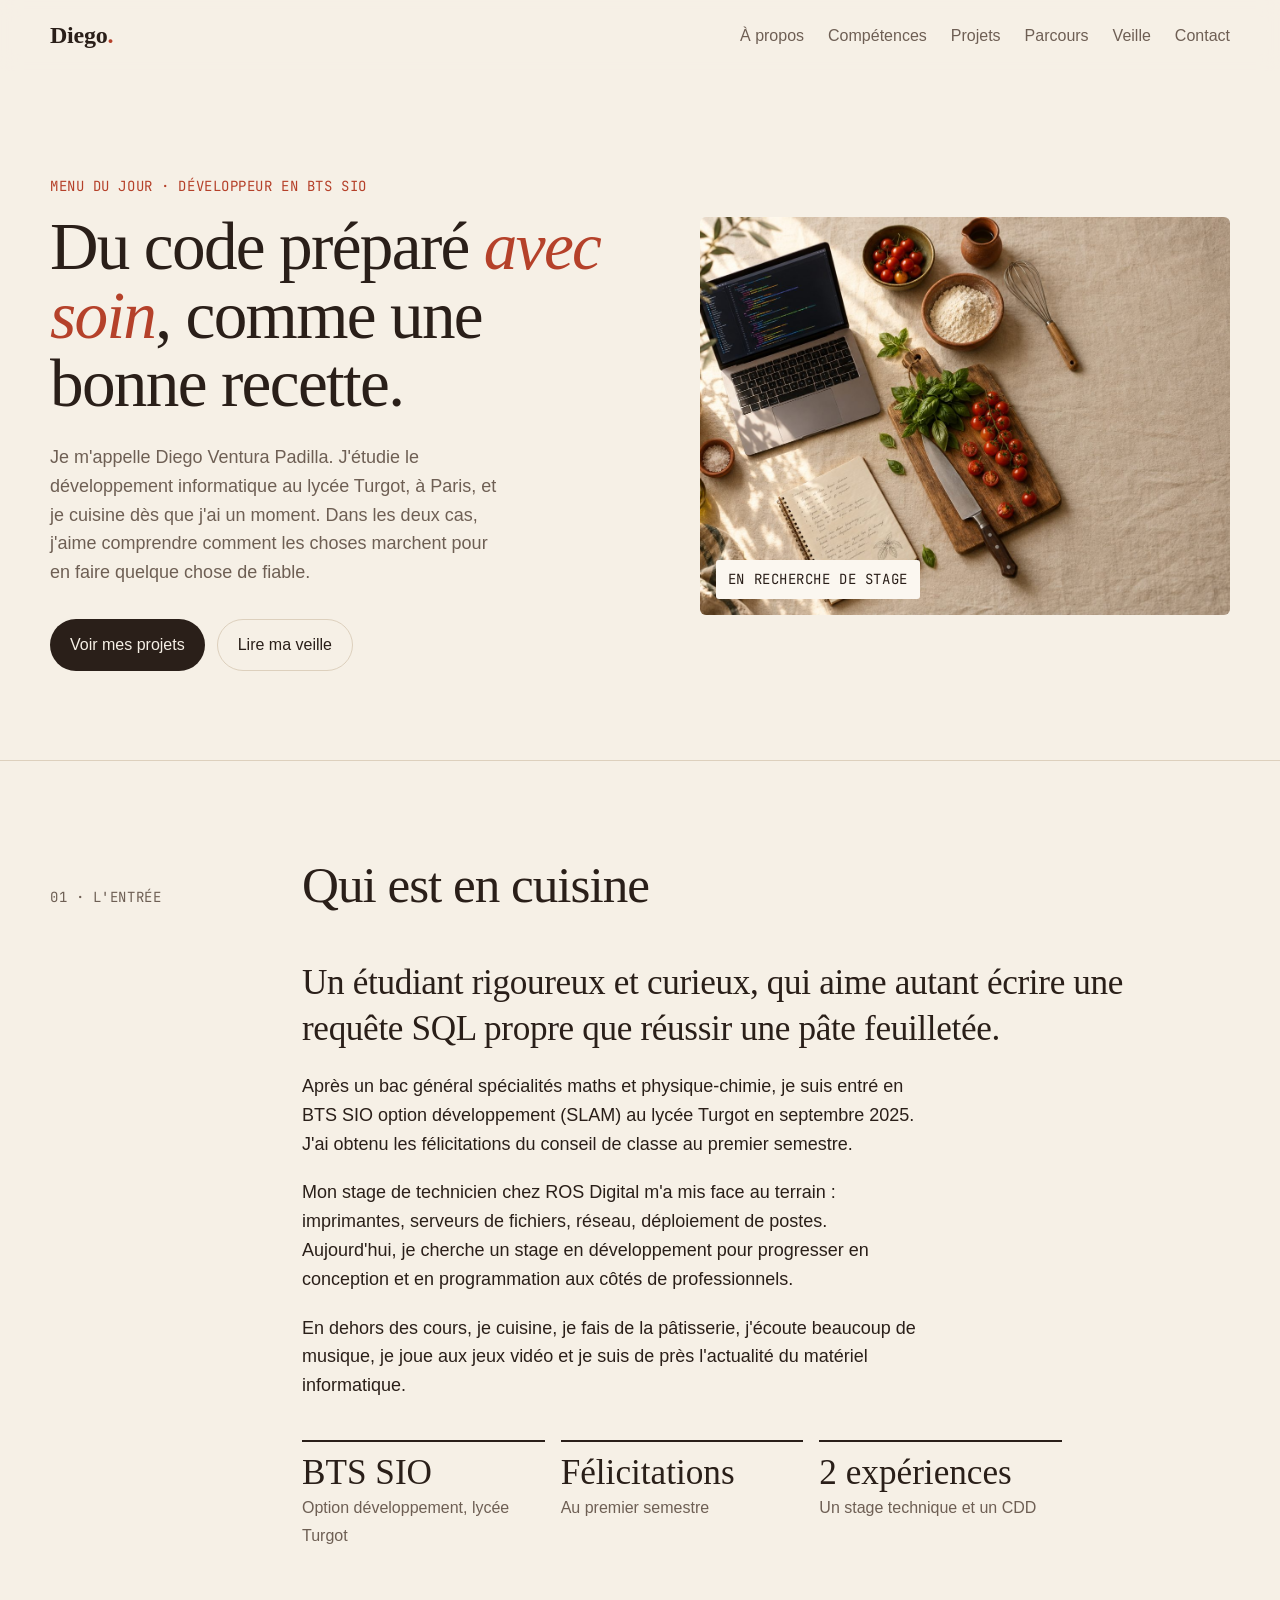
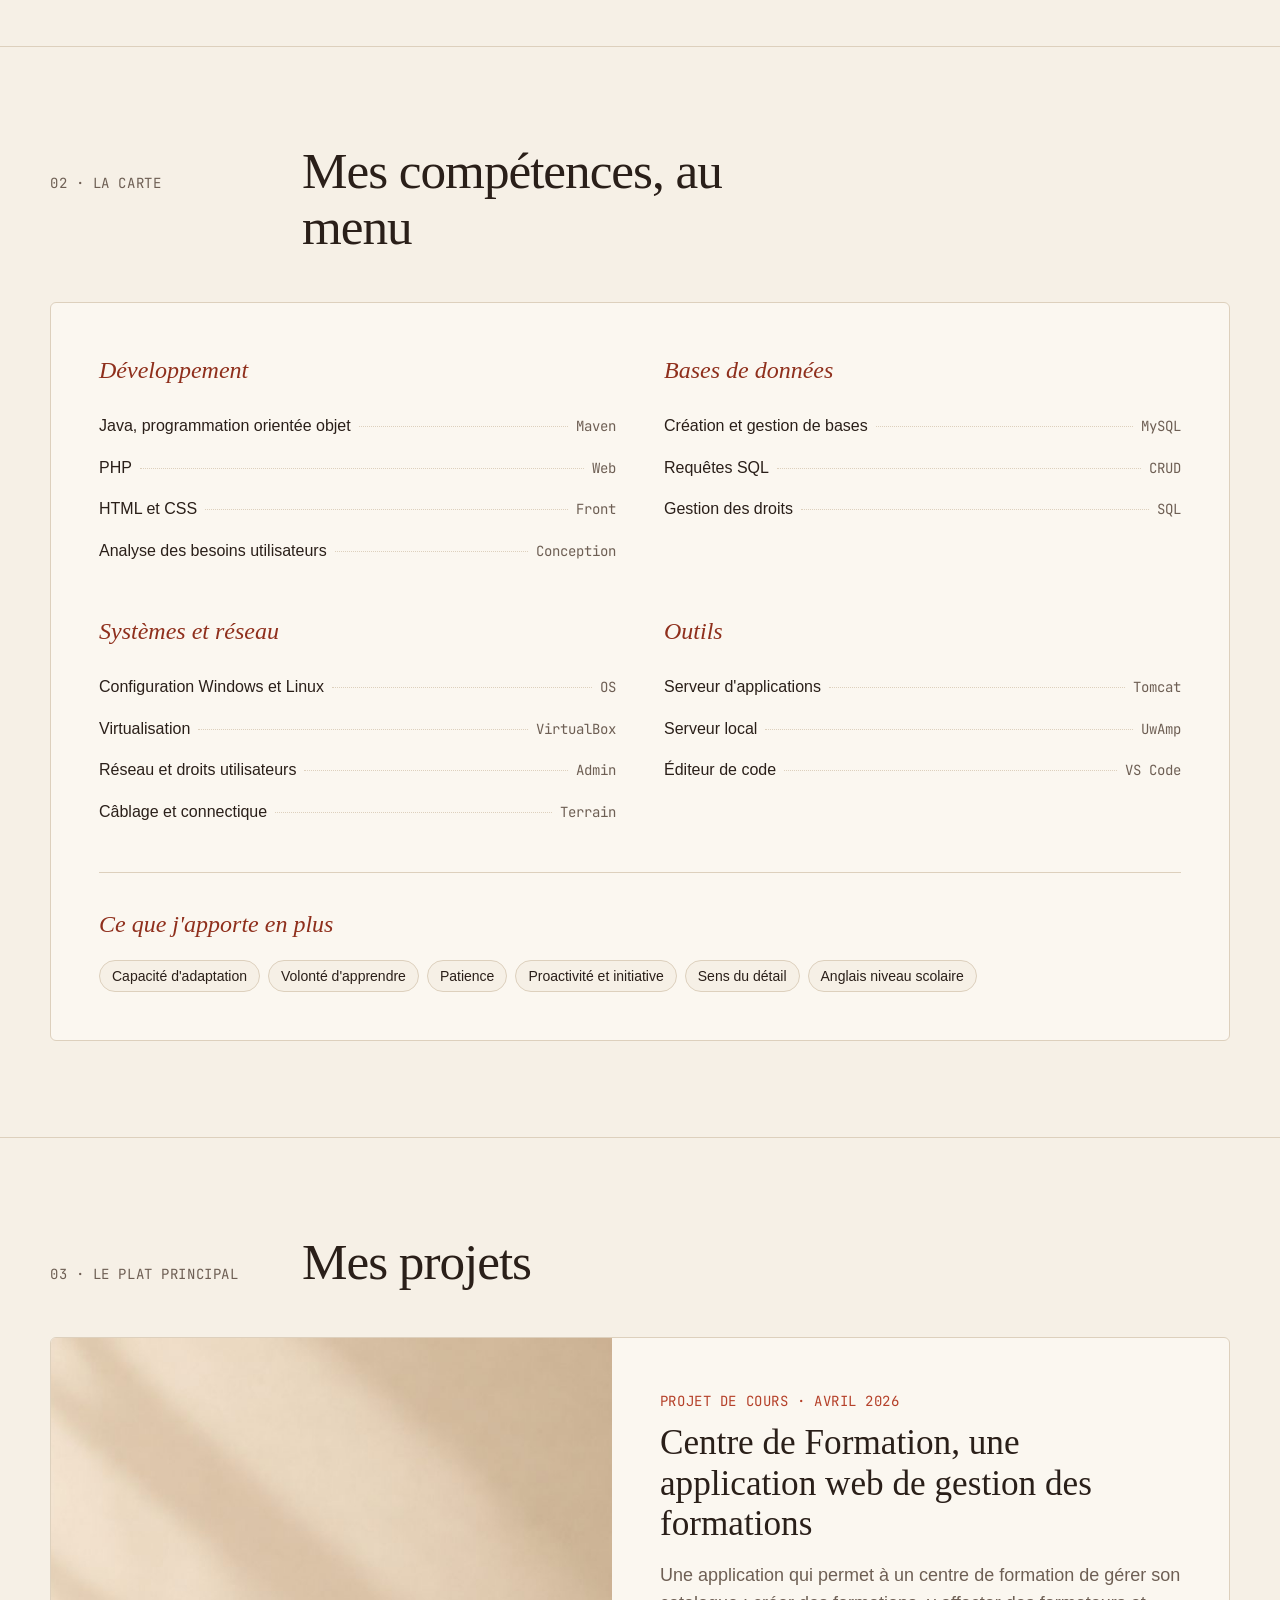
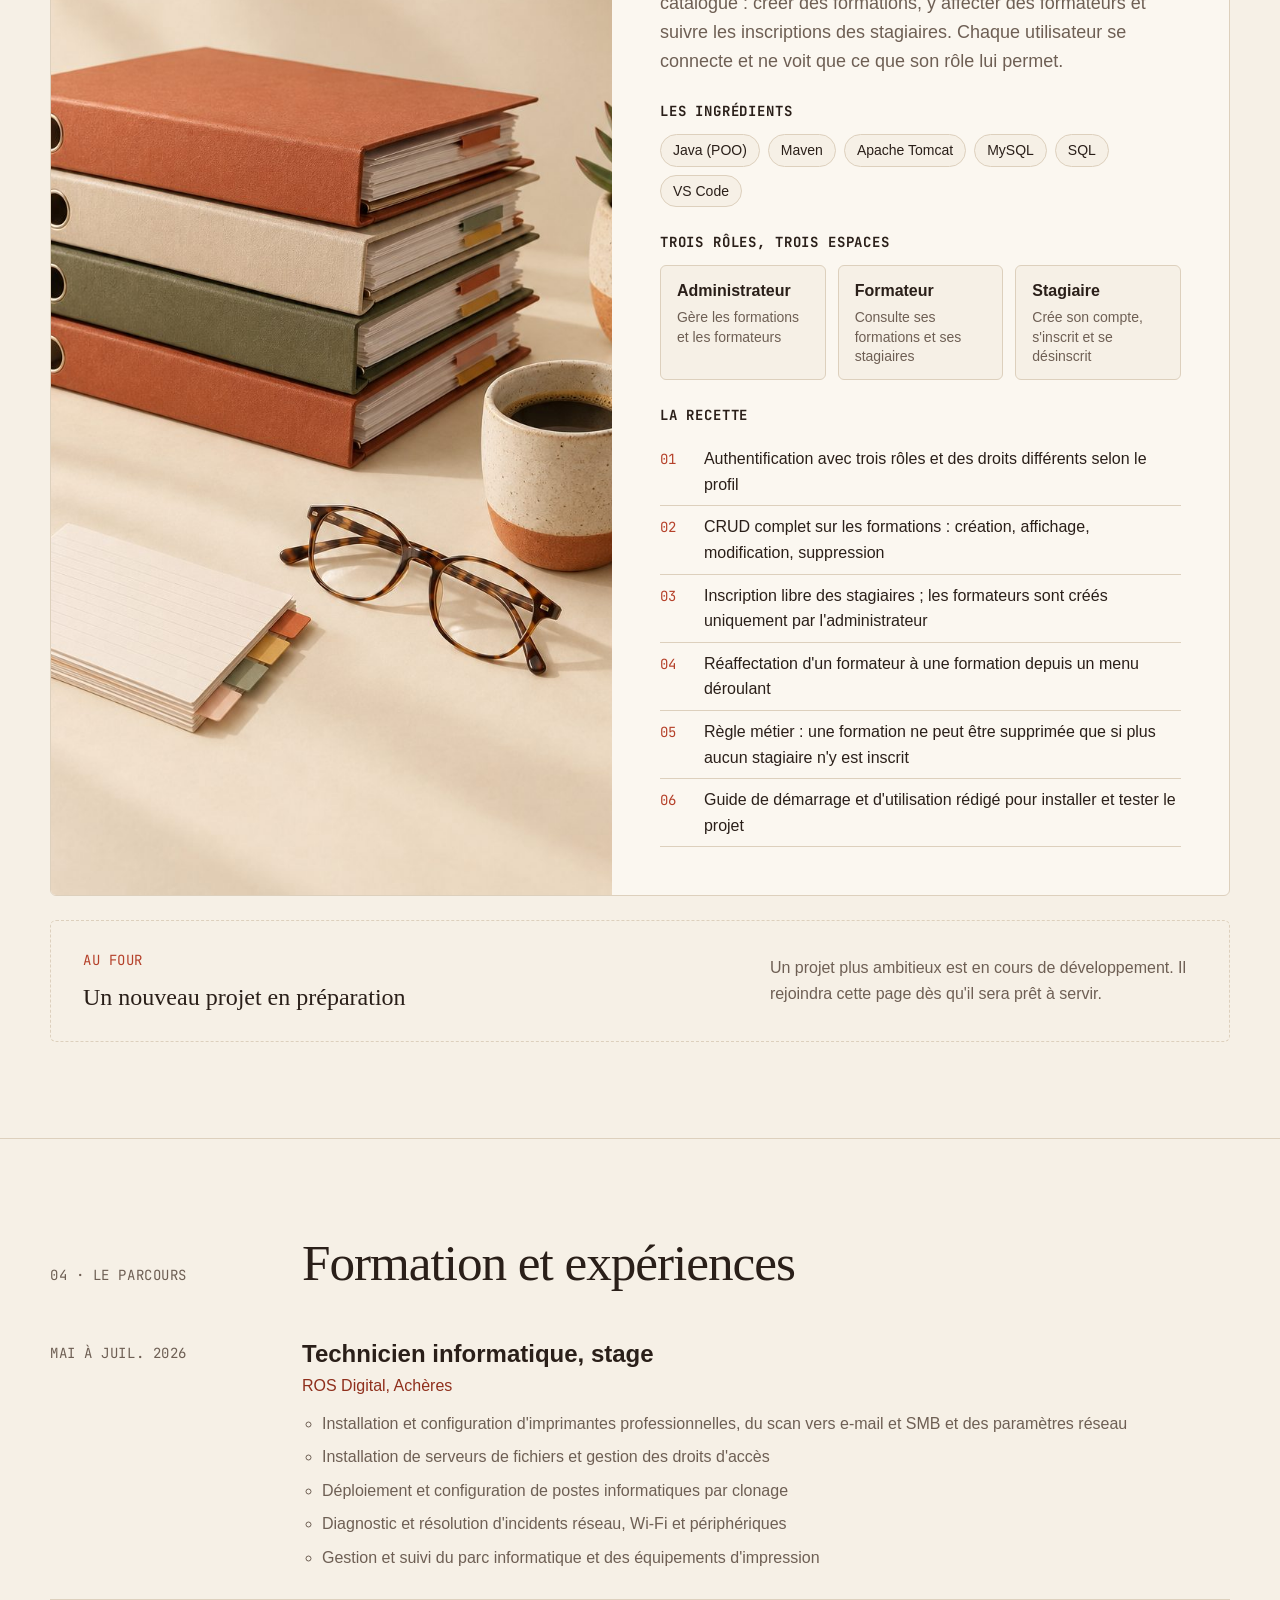
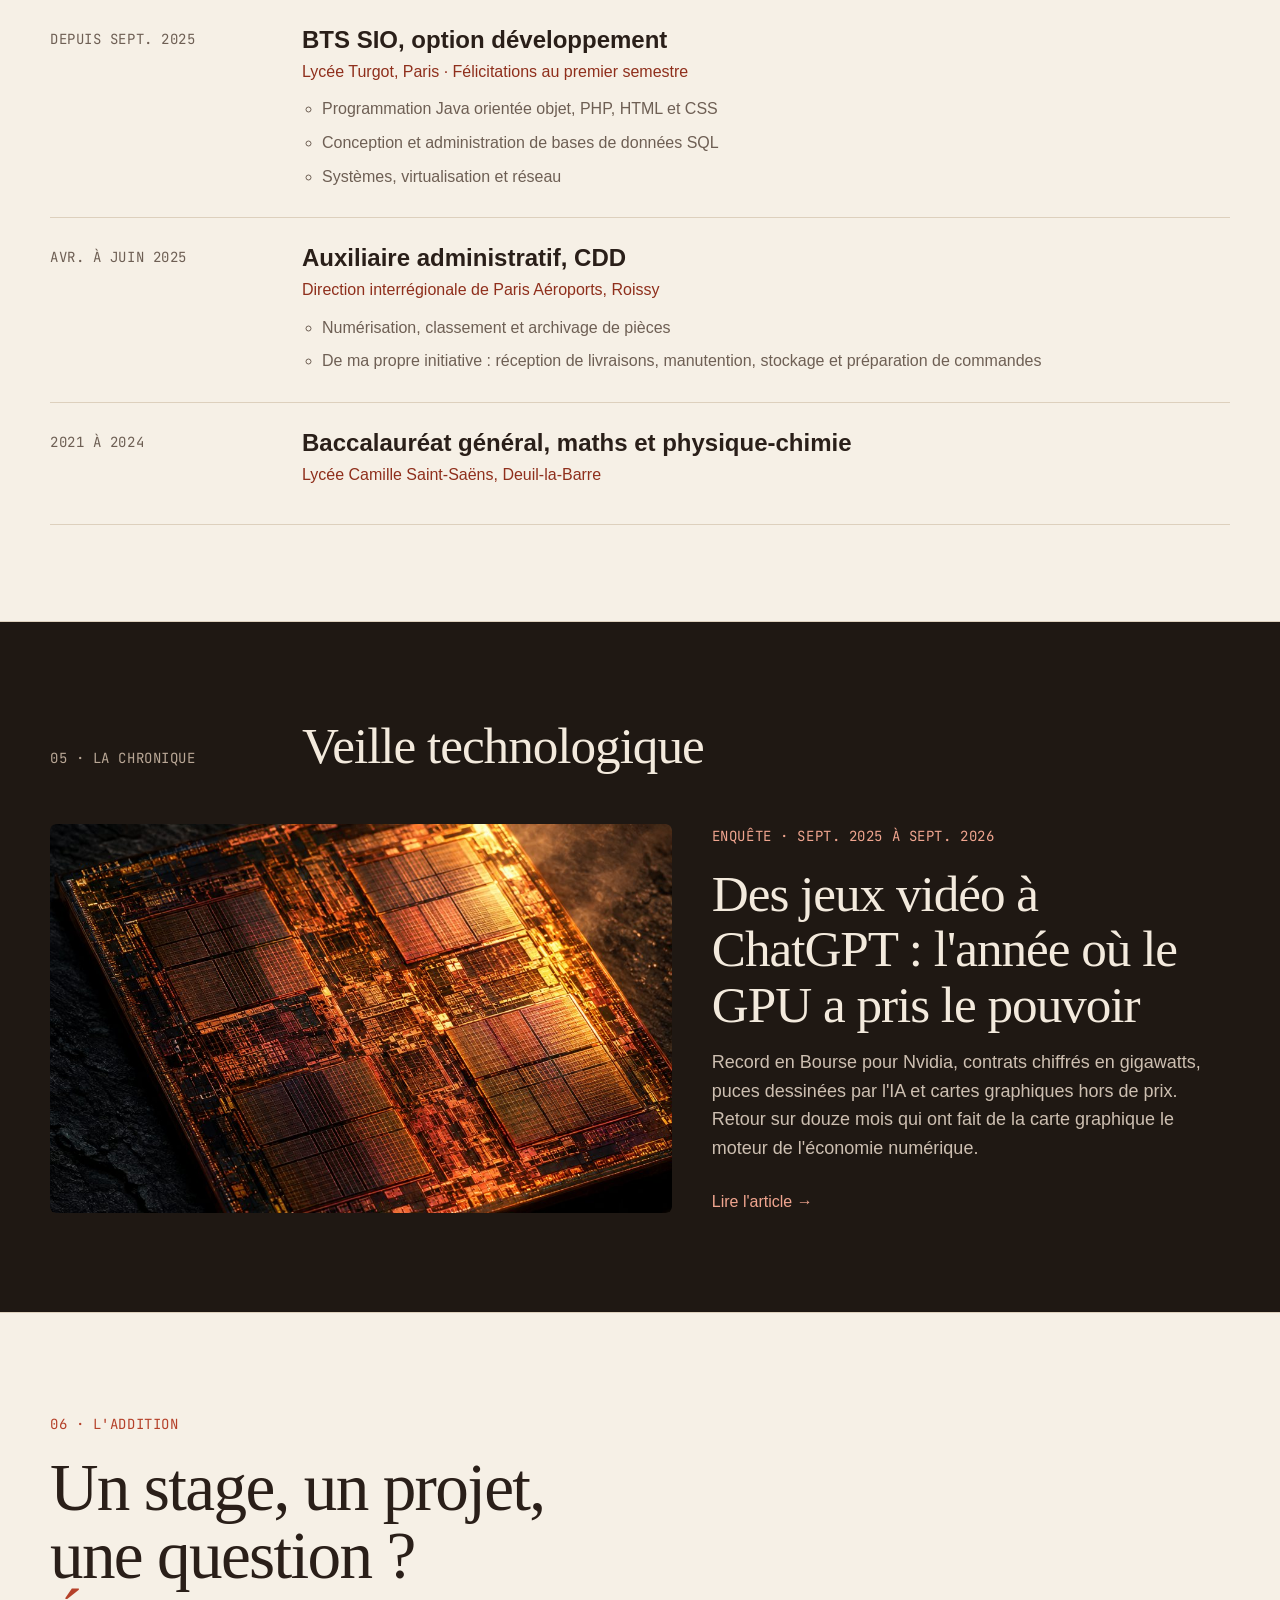
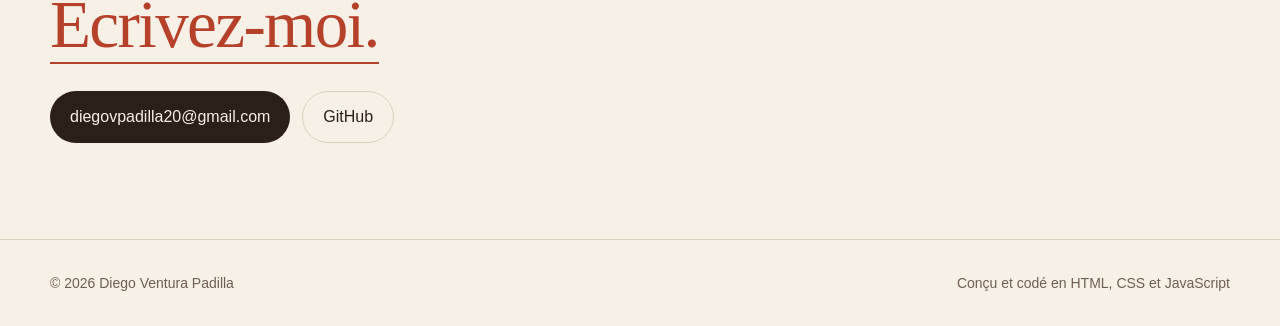
<file: index.html>
<!doctype html>
<html lang="fr">
<head>
<meta charset="utf-8">
<meta name="viewport" content="width=device-width, initial-scale=1">
<title>Diego Ventura Padilla · Développeur en BTS SIO</title>
<meta name="description" content="Portfolio de Diego Ventura Padilla, étudiant en BTS SIO option développement au lycée Turgot : compétences, projets, parcours et veille technologique.">
<meta property="og:title" content="Diego Ventura Padilla · Développeur">
<meta property="og:description" content="Du code préparé avec soin : projets, compétences et veille technologique d'un étudiant en BTS SIO.">
<meta property="og:image" content="assets/hero.jpg">
<script>document.documentElement.classList.add('js')</script>
<link rel="stylesheet" href="styles.css">
</head>
<body>

<header class="nav">
  <div class="wrap">
    <a class="brand" href="#top">Diego<span>.</span></a>
    <nav aria-label="Navigation principale">
      <button class="menu-btn" aria-expanded="false" aria-controls="menu">Menu</button>
      <ul id="menu">
        <li><a class="link" href="#apropos">À propos</a></li>
        <li><a class="link" href="#carte">Compétences</a></li>
        <li><a class="link" href="#projets">Projets</a></li>
        <li><a class="link" href="#parcours">Parcours</a></li>
        <li><a class="link" href="#veille">Veille</a></li>
        <li><a class="link" href="#contact">Contact</a></li>
      </ul>
    </nav>
  </div>
</header>

<main id="top">

  <section class="hero">
    <div class="wrap">
      <div>
        <p class="mono kicker">Menu du jour · Développeur en BTS SIO</p>
        <h1>Du code préparé <em>avec soin</em>, comme une bonne recette.</h1>
        <p class="lede">Je m'appelle Diego Ventura Padilla. J'étudie le développement informatique au lycée Turgot, à Paris, et je cuisine dès que j'ai un moment. Dans les deux cas, j'aime comprendre comment les choses marchent pour en faire quelque chose de fiable.</p>
        <div class="btns">
          <a class="btn btn-primary" href="#projets">Voir mes projets</a>
          <a class="btn btn-ghost" href="veille-gpu.html">Lire ma veille</a>
        </div>
      </div>
      <figure>
        <img src="assets/hero.jpg" alt="Un ordinateur portable ouvert à côté d'une planche à découper avec du basilic et des tomates" width="1200" height="900">
        <figcaption class="mono">En recherche de stage</figcaption>
      </figure>
    </div>
  </section>

  <section class="block" id="apropos">
    <div class="wrap">
      <div class="sec-head reveal">
        <span class="mono num">01 · L'entrée</span>
        <h2>Qui est en cuisine</h2>
      </div>
      <div class="sec-body about reveal">
        <div></div>
        <div>
          <p class="big">Un étudiant rigoureux et curieux, qui aime autant écrire une requête SQL propre que réussir une pâte feuilletée.</p>
          <p>Après un bac général spécialités maths et physique-chimie, je suis entré en BTS SIO option développement (SLAM) au lycée Turgot en septembre 2025. J'ai obtenu les félicitations du conseil de classe au premier semestre.</p>
          <p>Mon stage de technicien chez ROS Digital m'a mis face au terrain : imprimantes, serveurs de fichiers, réseau, déploiement de postes. Aujourd'hui, je cherche un stage en développement pour progresser en conception et en programmation aux côtés de professionnels.</p>
          <p>En dehors des cours, je cuisine, je fais de la pâtisserie, j'écoute beaucoup de musique, je joue aux jeux vidéo et je suis de près l'actualité du matériel informatique.</p>
          <div class="facts">
            <div class="fact"><strong>BTS SIO</strong><span>Option développement, lycée Turgot</span></div>
            <div class="fact"><strong>Félicitations</strong><span>Au premier semestre</span></div>
            <div class="fact"><strong>2 expériences</strong><span>Un stage technique et un CDD</span></div>
          </div>
        </div>
      </div>
    </div>
  </section>

  <section class="block" id="carte">
    <div class="wrap">
      <div class="sec-head reveal">
        <span class="mono num">02 · La carte</span>
        <h2>Mes compétences, au menu</h2>
      </div>
      <div class="carte reveal">
        <div>
          <h3>Développement</h3>
          <ul>
            <li><b>Java, programmation orientée objet</b><i>Maven</i></li>
            <li><b>PHP</b><i>Web</i></li>
            <li><b>HTML et CSS</b><i>Front</i></li>
            <li><b>Analyse des besoins utilisateurs</b><i>Conception</i></li>
          </ul>
        </div>
        <div>
          <h3>Bases de données</h3>
          <ul>
            <li><b>Création et gestion de bases</b><i>MySQL</i></li>
            <li><b>Requêtes SQL</b><i>CRUD</i></li>
            <li><b>Gestion des droits</b><i>SQL</i></li>
          </ul>
        </div>
        <div>
          <h3>Systèmes et réseau</h3>
          <ul>
            <li><b>Configuration Windows et Linux</b><i>OS</i></li>
            <li><b>Virtualisation</b><i>VirtualBox</i></li>
            <li><b>Réseau et droits utilisateurs</b><i>Admin</i></li>
            <li><b>Câblage et connectique</b><i>Terrain</i></li>
          </ul>
        </div>
        <div>
          <h3>Outils</h3>
          <ul>
            <li><b>Serveur d'applications</b><i>Tomcat</i></li>
            <li><b>Serveur local</b><i>UwAmp</i></li>
            <li><b>Éditeur de code</b><i>VS Code</i></li>
          </ul>
        </div>
        <div class="full">
          <h3>Ce que j'apporte en plus</h3>
          <div class="tags">
            <span class="tag">Capacité d'adaptation</span>
            <span class="tag">Volonté d'apprendre</span>
            <span class="tag">Patience</span>
            <span class="tag">Proactivité et initiative</span>
            <span class="tag">Sens du détail</span>
            <span class="tag">Anglais niveau scolaire</span>
          </div>
        </div>
      </div>
    </div>
  </section>

  <section class="block" id="projets">
    <div class="wrap">
      <div class="sec-head reveal">
        <span class="mono num">03 · Le plat principal</span>
        <h2>Mes projets</h2>
      </div>

      <article class="recipe reveal">
        <img src="assets/projet.jpg" alt="Classeurs de cours et fiches à onglets posés sur un bureau" width="1200" height="900">
        <div class="body">
          <span class="mono kicker">Projet de cours · Avril 2026</span>
          <h3>Centre de Formation, une application web de gestion des formations</h3>
          <p>Une application qui permet à un centre de formation de gérer son catalogue : créer des formations, y affecter des formateurs et suivre les inscriptions des stagiaires. Chaque utilisateur se connecte et ne voit que ce que son rôle lui permet.</p>

          <h4>Les ingrédients</h4>
          <div class="tags">
            <span class="tag">Java (POO)</span>
            <span class="tag">Maven</span>
            <span class="tag">Apache Tomcat</span>
            <span class="tag">MySQL</span>
            <span class="tag">SQL</span>
            <span class="tag">VS Code</span>
          </div>

          <h4>Trois rôles, trois espaces</h4>
          <div class="roles">
            <div class="role"><b>Administrateur</b><span>Gère les formations et les formateurs</span></div>
            <div class="role"><b>Formateur</b><span>Consulte ses formations et ses stagiaires</span></div>
            <div class="role"><b>Stagiaire</b><span>Crée son compte, s'inscrit et se désinscrit</span></div>
          </div>

          <h4>La recette</h4>
          <ol class="steps">
            <li>Authentification avec trois rôles et des droits différents selon le profil</li>
            <li>CRUD complet sur les formations : création, affichage, modification, suppression</li>
            <li>Inscription libre des stagiaires ; les formateurs sont créés uniquement par l'administrateur</li>
            <li>Réaffectation d'un formateur à une formation depuis un menu déroulant</li>
            <li>Règle métier : une formation ne peut être supprimée que si plus aucun stagiaire n'y est inscrit</li>
            <li>Guide de démarrage et d'utilisation rédigé pour installer et tester le projet</li>
          </ol>
        </div>
      </article>

      <div class="soon reveal">
        <div>
          <span class="mono kicker">Au four</span>
          <h3>Un nouveau projet en préparation</h3>
        </div>
        <p>Un projet plus ambitieux est en cours de développement. Il rejoindra cette page dès qu'il sera prêt à servir.</p>
      </div>
    </div>
  </section>

  <section class="block" id="parcours">
    <div class="wrap">
      <div class="sec-head reveal">
        <span class="mono num">04 · Le parcours</span>
        <h2>Formation et expériences</h2>
      </div>
      <ol class="timeline reveal">
        <li>
          <span class="mono when">Mai à juil. 2026</span>
          <div>
            <h3>Technicien informatique, stage</h3>
            <p class="where">ROS Digital, Achères</p>
            <ul>
              <li>Installation et configuration d'imprimantes professionnelles, du scan vers e-mail et SMB et des paramètres réseau</li>
              <li>Installation de serveurs de fichiers et gestion des droits d'accès</li>
              <li>Déploiement et configuration de postes informatiques par clonage</li>
              <li>Diagnostic et résolution d'incidents réseau, Wi-Fi et périphériques</li>
              <li>Gestion et suivi du parc informatique et des équipements d'impression</li>
            </ul>
          </div>
        </li>
        <li>
          <span class="mono when">Depuis sept. 2025</span>
          <div>
            <h3>BTS SIO, option développement</h3>
            <p class="where">Lycée Turgot, Paris · Félicitations au premier semestre</p>
            <ul>
              <li>Programmation Java orientée objet, PHP, HTML et CSS</li>
              <li>Conception et administration de bases de données SQL</li>
              <li>Systèmes, virtualisation et réseau</li>
            </ul>
          </div>
        </li>
        <li>
          <span class="mono when">Avr. à juin 2025</span>
          <div>
            <h3>Auxiliaire administratif, CDD</h3>
            <p class="where">Direction interrégionale de Paris Aéroports, Roissy</p>
            <ul>
              <li>Numérisation, classement et archivage de pièces</li>
              <li>De ma propre initiative : réception de livraisons, manutention, stockage et préparation de commandes</li>
            </ul>
          </div>
        </li>
        <li>
          <span class="mono when">2021 à 2024</span>
          <div>
            <h3>Baccalauréat général, maths et physique-chimie</h3>
            <p class="where">Lycée Camille Saint-Saëns, Deuil-la-Barre</p>
          </div>
        </li>
      </ol>
    </div>
  </section>

  <section class="block chronique" id="veille">
    <div class="wrap">
      <div class="sec-head reveal">
        <span class="mono num">05 · La chronique</span>
        <h2>Veille technologique</h2>
      </div>
      <a class="feature reveal" href="veille-gpu.html">
        <div class="imgwrap"><img src="assets/gpu.jpg" alt="Gros plan d'une puce de processeur graphique éclairée en ambre" width="1600" height="900"></div>
        <div>
          <span class="mono kicker">Enquête · Sept. 2025 à sept. 2026</span>
          <h3>Des jeux vidéo à ChatGPT : l'année où le GPU a pris le pouvoir</h3>
          <p>Record en Bourse pour Nvidia, contrats chiffrés en gigawatts, puces dessinées par l'IA et cartes graphiques hors de prix. Retour sur douze mois qui ont fait de la carte graphique le moteur de l'économie numérique.</p>
          <span class="read">Lire l'article →</span>
        </div>
      </a>
    </div>
  </section>

  <section class="block contact" id="contact">
    <div class="wrap">
      <span class="mono kicker">06 · L'addition</span>
      <h2>Un stage, un projet, une question ? <a href="mailto:diegovpadilla20@gmail.com">Écrivez-moi.</a></h2>
      <div class="btns">
        <a class="btn btn-primary" href="mailto:diegovpadilla20@gmail.com">diegovpadilla20@gmail.com</a>
        <a class="btn btn-ghost" href="https://github.com/Diegit-hub" target="_blank" rel="noopener">GitHub</a>
      </div>
    </div>
  </section>

</main>

<footer>
  <div class="wrap">
    <span>© 2026 Diego Ventura Padilla</span>
    <span>Conçu et codé en HTML, CSS et JavaScript</span>
  </div>
</footer>

<script src="site.js"></script>
</body>
</html>
</file>
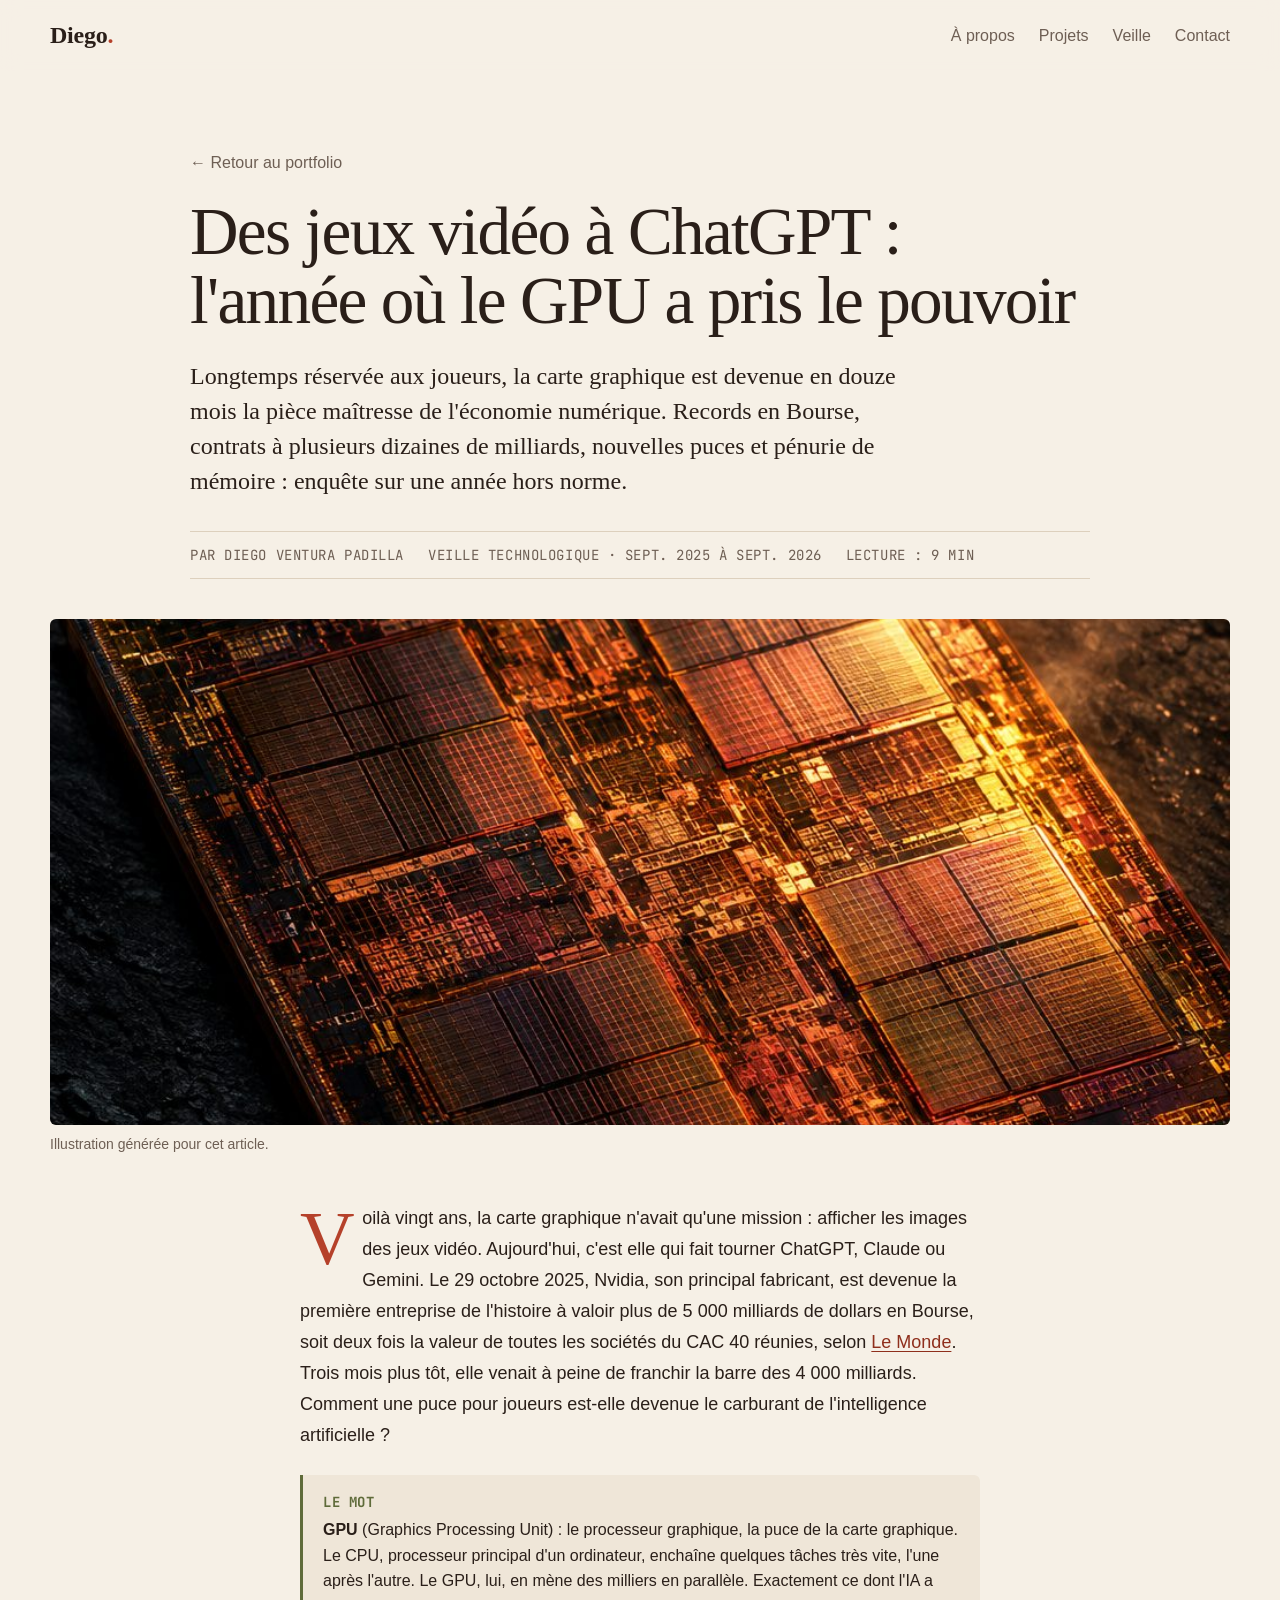
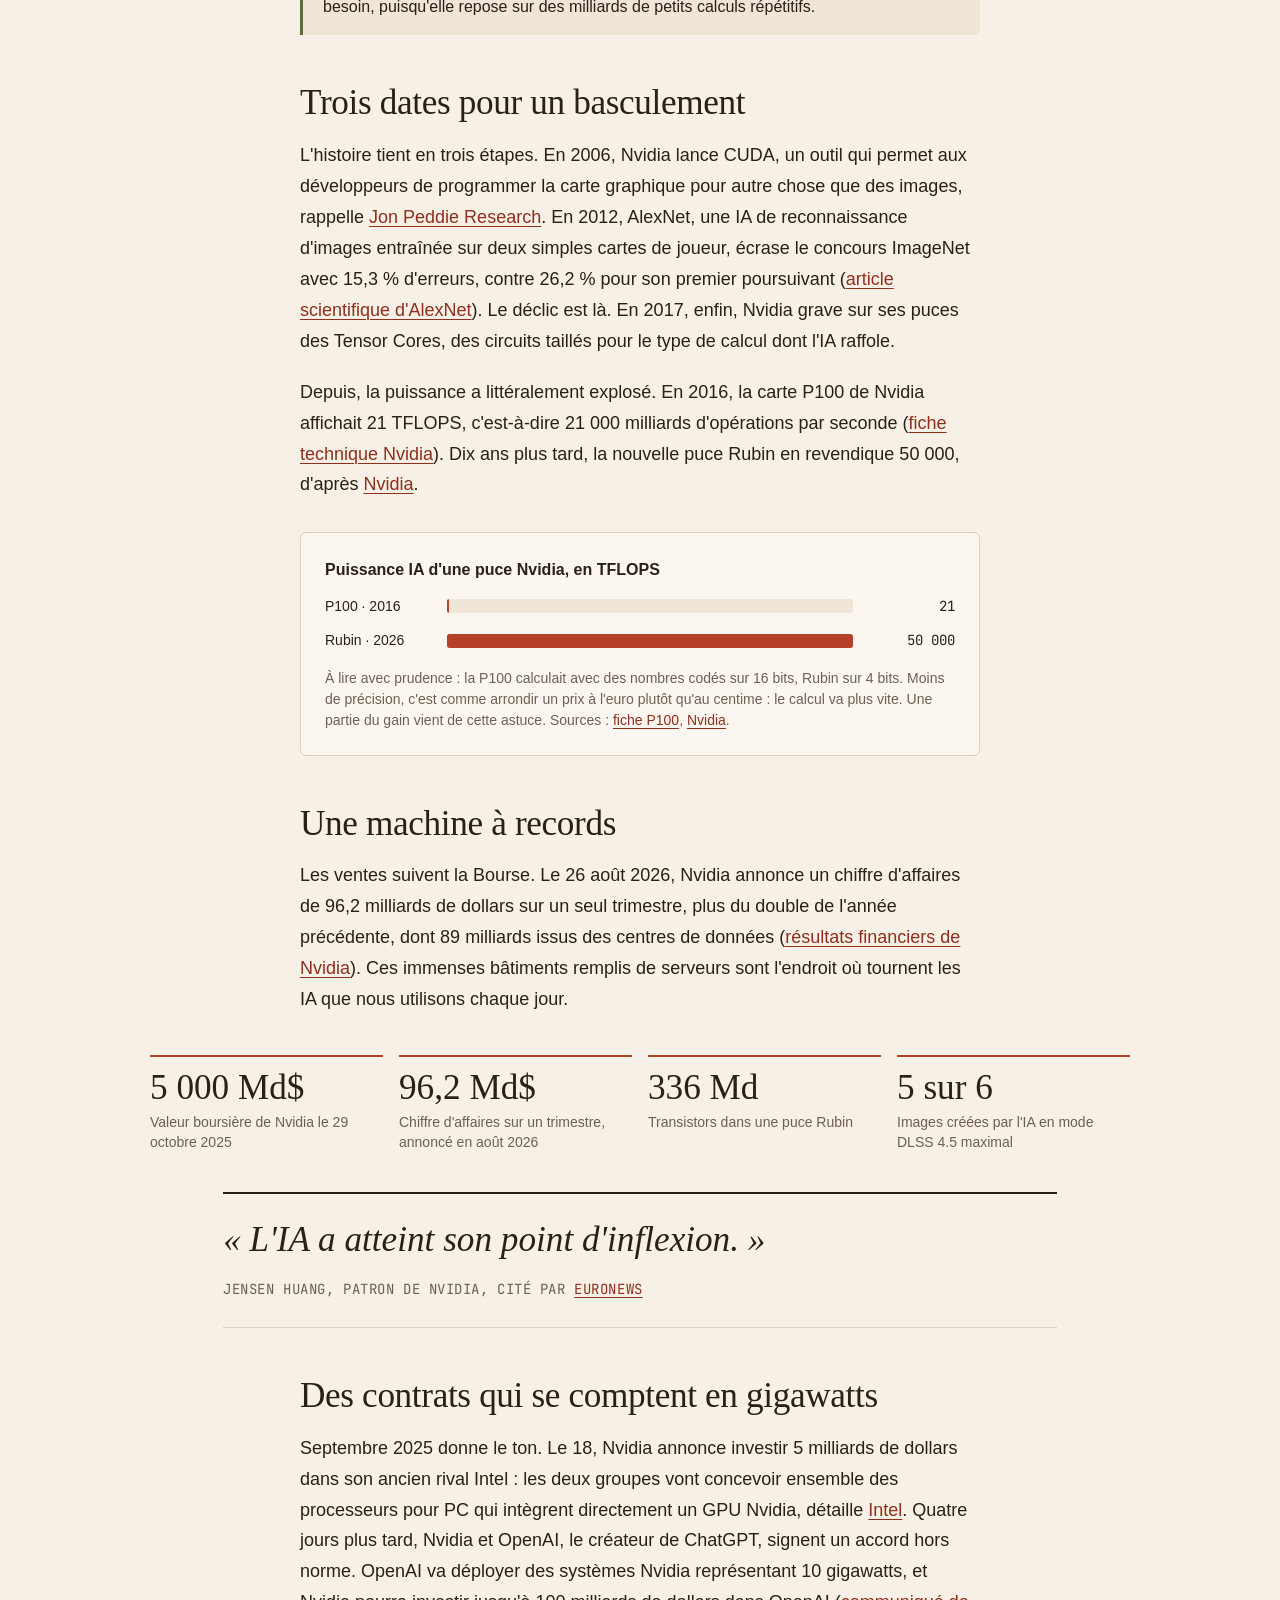
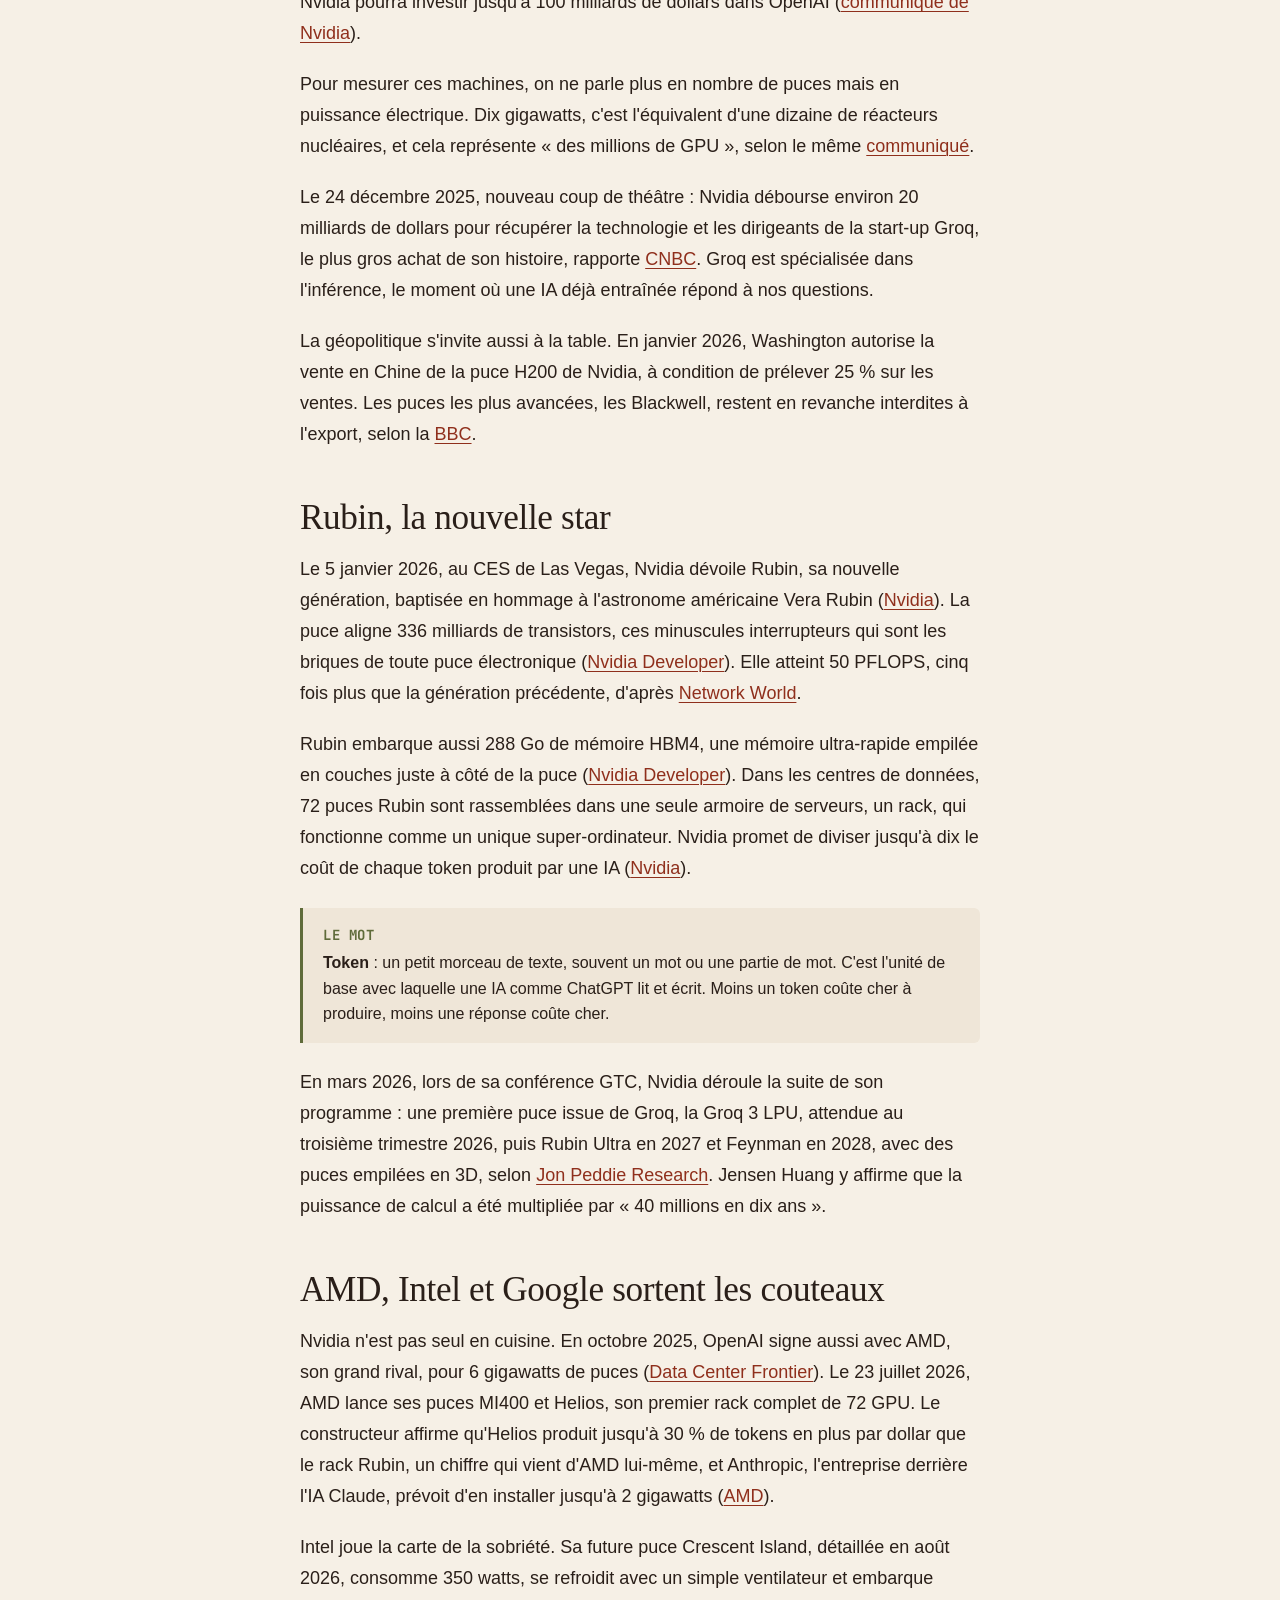
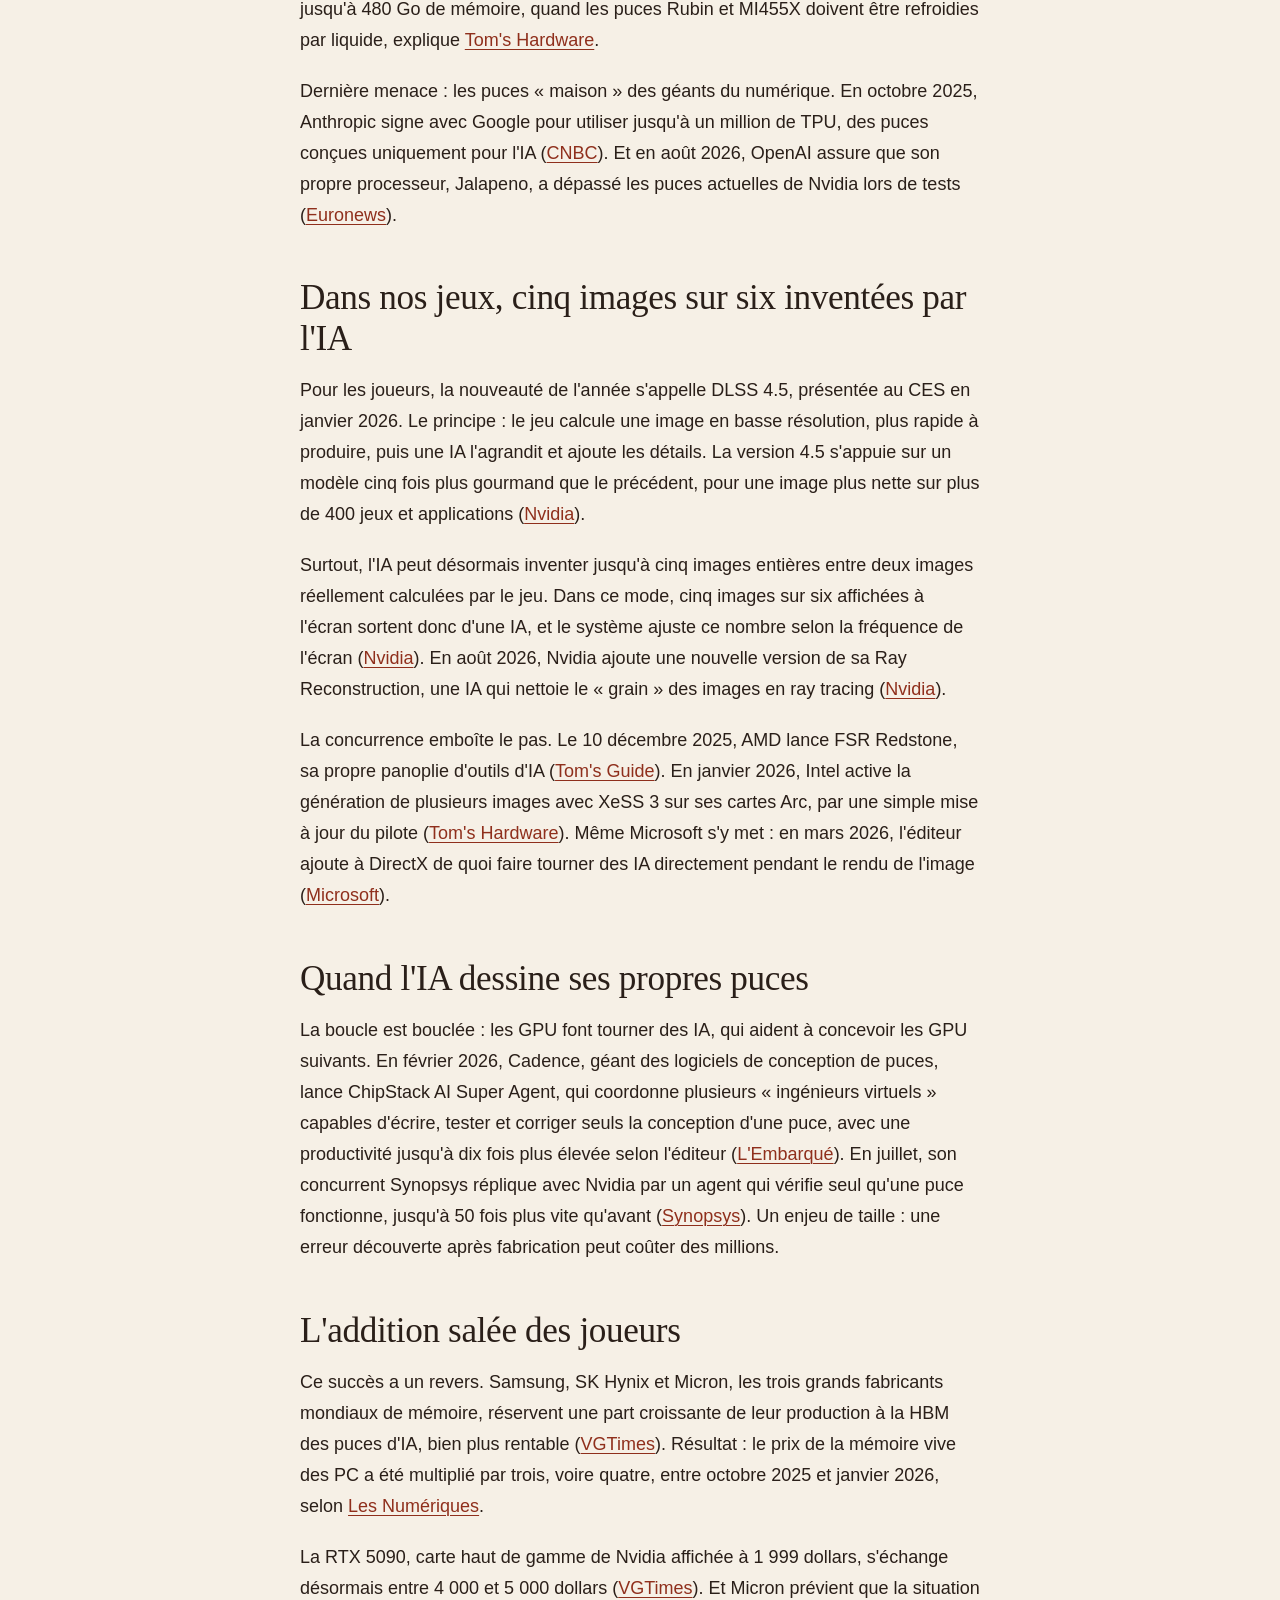
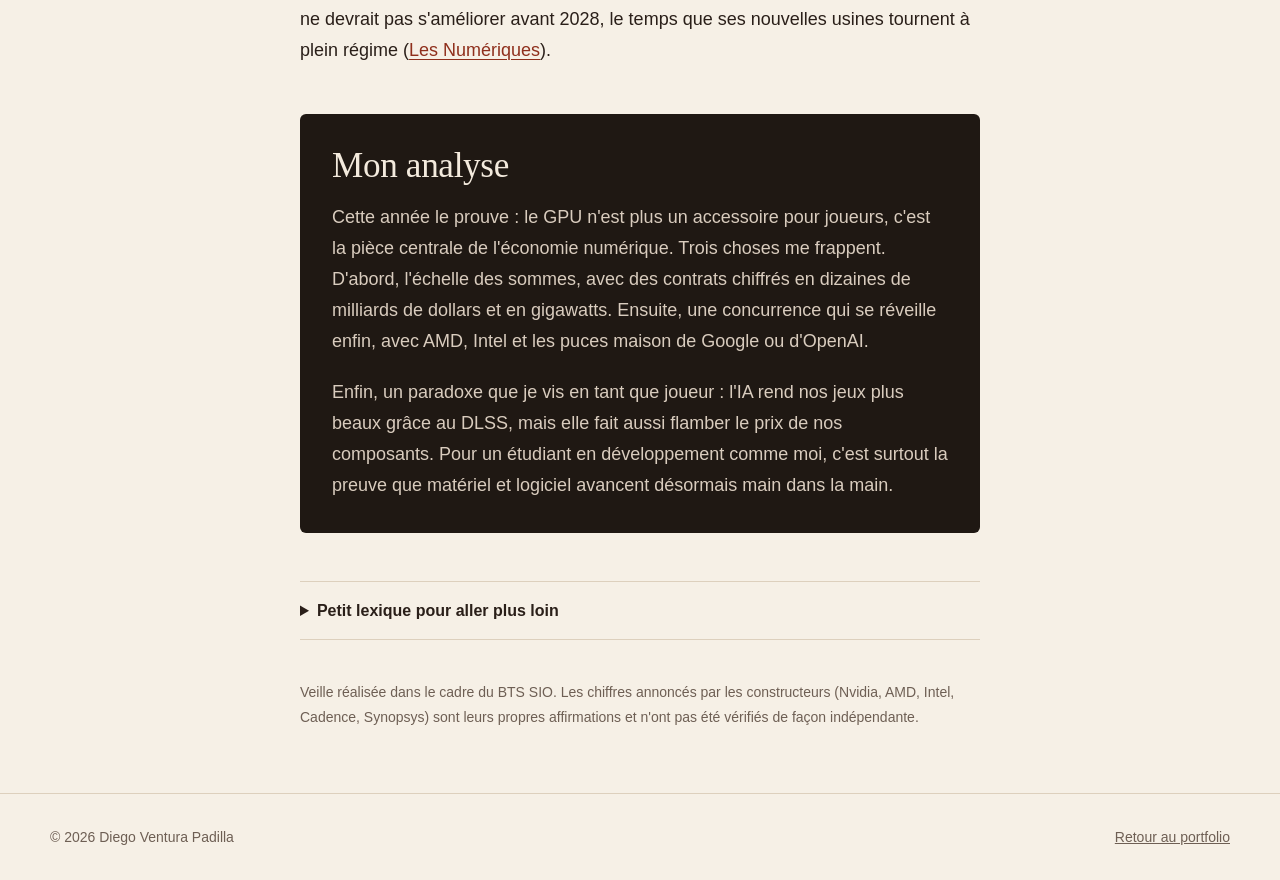
<file: veille-gpu.html>
<!doctype html>
<html lang="fr">
<head>
<meta charset="utf-8">
<meta name="viewport" content="width=device-width, initial-scale=1">
<title>Des jeux vidéo à ChatGPT : l'année où le GPU a pris le pouvoir · Diego Ventura Padilla</title>
<meta name="description" content="Veille technologique de septembre 2025 à septembre 2026 : comment la carte graphique est devenue le moteur de l'intelligence artificielle et de l'économie numérique.">
<meta property="og:title" content="L'année où le GPU a pris le pouvoir">
<meta property="og:image" content="assets/gpu.jpg">
<script>document.documentElement.classList.add('js')</script>
<link rel="stylesheet" href="styles.css">
</head>
<body>

<header class="nav">
  <div class="wrap">
    <a class="brand" href="index.html">Diego<span>.</span></a>
    <nav aria-label="Navigation principale">
      <button class="menu-btn" aria-expanded="false" aria-controls="menu">Menu</button>
      <ul id="menu">
        <li><a class="link" href="index.html#apropos">À propos</a></li>
        <li><a class="link" href="index.html#projets">Projets</a></li>
        <li><a class="link" href="index.html#veille">Veille</a></li>
        <li><a class="link" href="index.html#contact">Contact</a></li>
      </ul>
    </nav>
  </div>
</header>

<main>
<article>
  <header class="article-hero">
    <div class="wrap">
      <a class="back" href="index.html#veille">← Retour au portfolio</a>
      <h1>Des jeux vidéo à ChatGPT : l'année où le GPU a pris le pouvoir</h1>
      <p class="chapo">Longtemps réservée aux joueurs, la carte graphique est devenue en douze mois la pièce maîtresse de l'économie numérique. Records en Bourse, contrats à plusieurs dizaines de milliards, nouvelles puces et pénurie de mémoire : enquête sur une année hors norme.</p>
      <div class="byline mono">
        <span>Par Diego Ventura Padilla</span>
        <span>Veille technologique · sept. 2025 à sept. 2026</span>
        <span>Lecture : 9 min</span>
      </div>
    </div>
  </header>

  <figure class="cover">
    <img src="assets/gpu.jpg" alt="Gros plan d'une puce de processeur graphique éclairée en ambre" width="1600" height="900">
    <figcaption>Illustration générée pour cet article.</figcaption>
  </figure>

  <div class="prose first">
    <p>Voilà vingt ans, la carte graphique n'avait qu'une mission : afficher les images des jeux vidéo. Aujourd'hui, c'est elle qui fait tourner ChatGPT, Claude ou Gemini. Le 29 octobre 2025, Nvidia, son principal fabricant, est devenue la première entreprise de l'histoire à valoir plus de 5 000 milliards de dollars en Bourse, soit deux fois la valeur de toutes les sociétés du CAC 40 réunies, selon <a href="https://www.lemonde.fr/economie/article/2025/10/30/5-000-milliards-de-dollars-de-valorisation-dont-1-000-milliards-supplementaires-en-trois-mois-nvidia-bat-tous-les-records-pour-une-societe-cotee_6650255_3234.html">Le Monde</a>. Trois mois plus tôt, elle venait à peine de franchir la barre des 4 000 milliards. Comment une puce pour joueurs est-elle devenue le carburant de l'intelligence artificielle ?</p>

    <div class="mot">
      <b class="mono">Le mot</b>
      <p><strong>GPU</strong> (Graphics Processing Unit) : le processeur graphique, la puce de la carte graphique. Le CPU, processeur principal d'un ordinateur, enchaîne quelques tâches très vite, l'une après l'autre. Le GPU, lui, en mène des milliers en parallèle. Exactement ce dont l'IA a besoin, puisqu'elle repose sur des milliards de petits calculs répétitifs.</p>
    </div>

    <h2>Trois dates pour un basculement</h2>
    <p>L'histoire tient en trois étapes. En 2006, Nvidia lance CUDA, un outil qui permet aux développeurs de programmer la carte graphique pour autre chose que des images, rappelle <a href="https://www.jonpeddie.com/news/part-iii-the-evolution-to-ai-gpus/">Jon Peddie Research</a>. En 2012, AlexNet, une IA de reconnaissance d'images entraînée sur deux simples cartes de joueur, écrase le concours ImageNet avec 15,3 % d'erreurs, contre 26,2 % pour son premier poursuivant (<a href="https://proceedings.neurips.cc/paper/4824-imagenet-classification-with-deep-convolutional-neural-networks.pdf">article scientifique d'AlexNet</a>). Le déclic est là. En 2017, enfin, Nvidia grave sur ses puces des Tensor Cores, des circuits taillés pour le type de calcul dont l'IA raffole.</p>
    <p>Depuis, la puissance a littéralement explosé. En 2016, la carte P100 de Nvidia affichait 21 TFLOPS, c'est-à-dire 21 000 milliards d'opérations par seconde (<a href="https://images.nvidia.com/content/tesla/pdf/nvidia-tesla-p100-datasheet.pdf">fiche technique Nvidia</a>). Dix ans plus tard, la nouvelle puce Rubin en revendique 50 000, d'après <a href="https://investor.nvidia.com/news/press-release-details/2026/NVIDIA-Kicks-Off-the-Next-Generation-of-AI-With-Rubin--Six-New-Chips-One-Incredible-AI-Supercomputer/default.aspx">Nvidia</a>.</p>

    <div class="chart" role="img" aria-label="Puissance de calcul pour l'IA : 21 TFLOPS pour la P100 en 2016 contre 50 000 TFLOPS pour Rubin en 2026">
      <h3>Puissance IA d'une puce Nvidia, en TFLOPS</h3>
      <div class="bar"><span>P100 · 2016</span><div class="track"><div class="fill" style="width:.6%"></div></div><span class="val">21</span></div>
      <div class="bar"><span>Rubin · 2026</span><div class="track"><div class="fill" style="width:100%"></div></div><span class="val">50 000</span></div>
      <p class="note">À lire avec prudence : la P100 calculait avec des nombres codés sur 16 bits, Rubin sur 4 bits. Moins de précision, c'est comme arrondir un prix à l'euro plutôt qu'au centime : le calcul va plus vite. Une partie du gain vient de cette astuce. Sources : <a href="https://images.nvidia.com/content/tesla/pdf/nvidia-tesla-p100-datasheet.pdf">fiche P100</a>, <a href="https://investor.nvidia.com/news/press-release-details/2026/NVIDIA-Kicks-Off-the-Next-Generation-of-AI-With-Rubin--Six-New-Chips-One-Incredible-AI-Supercomputer/default.aspx">Nvidia</a>.</p>
    </div>

    <h2>Une machine à records</h2>
    <p>Les ventes suivent la Bourse. Le 26 août 2026, Nvidia annonce un chiffre d'affaires de 96,2 milliards de dollars sur un seul trimestre, plus du double de l'année précédente, dont 89 milliards issus des centres de données (<a href="https://investor.nvidia.com/financial-info/financial-reports/default.aspx">résultats financiers de Nvidia</a>). Ces immenses bâtiments remplis de serveurs sont l'endroit où tournent les IA que nous utilisons chaque jour.</p>
  </div>

  <div class="stats">
    <div class="stat"><strong>5 000 Md$</strong><span>Valeur boursière de Nvidia le 29 octobre 2025</span></div>
    <div class="stat"><strong>96,2 Md$</strong><span>Chiffre d'affaires sur un trimestre, annoncé en août 2026</span></div>
    <div class="stat"><strong>336 Md</strong><span>Transistors dans une puce Rubin</span></div>
    <div class="stat"><strong>5 sur 6</strong><span>Images créées par l'IA en mode DLSS 4.5 maximal</span></div>
  </div>

  <div class="prose">
    <div class="pull">
      <p>« L'IA a atteint son point d'inflexion. »</p>
      <cite class="mono">Jensen Huang, patron de Nvidia, cité par <a href="https://fr.euronews.com/business/2026/08/26/nvidia-vise-une-nouvelle-annee-record-prevoit-70-de-croissance-en-2028">Euronews</a></cite>
    </div>

    <h2>Des contrats qui se comptent en gigawatts</h2>
    <p>Septembre 2025 donne le ton. Le 18, Nvidia annonce investir 5 milliards de dollars dans son ancien rival Intel : les deux groupes vont concevoir ensemble des processeurs pour PC qui intègrent directement un GPU Nvidia, détaille <a href="https://www.intel.com/content/www/us/en/newsroom/news/artificial-intelligence/intel-and-nvidia-to-jointly-develop-ai-infrastructure-and-personal-computing-products.html">Intel</a>. Quatre jours plus tard, Nvidia et OpenAI, le créateur de ChatGPT, signent un accord hors norme. OpenAI va déployer des systèmes Nvidia représentant 10 gigawatts, et Nvidia pourra investir jusqu'à 100 milliards de dollars dans OpenAI (<a href="https://investor.nvidia.com/news/press-release-details/2025/OpenAI-and-NVIDIA-Announce-Strategic-Partnership-to-Deploy-10-Gigawatts-of-NVIDIA-Systems/default.aspx">communiqué de Nvidia</a>).</p>
    <p>Pour mesurer ces machines, on ne parle plus en nombre de puces mais en puissance électrique. Dix gigawatts, c'est l'équivalent d'une dizaine de réacteurs nucléaires, et cela représente « des millions de GPU », selon le même <a href="https://investor.nvidia.com/news/press-release-details/2025/OpenAI-and-NVIDIA-Announce-Strategic-Partnership-to-Deploy-10-Gigawatts-of-NVIDIA-Systems/default.aspx">communiqué</a>.</p>
    <p>Le 24 décembre 2025, nouveau coup de théâtre : Nvidia débourse environ 20 milliards de dollars pour récupérer la technologie et les dirigeants de la start-up Groq, le plus gros achat de son histoire, rapporte <a href="https://www.cnbc.com/2025/12/24/nvidia-buying-ai-chip-startup-groq-for-about-20-billion-biggest-deal.html">CNBC</a>. Groq est spécialisée dans l'inférence, le moment où une IA déjà entraînée répond à nos questions.</p>
    <p>La géopolitique s'invite aussi à la table. En janvier 2026, Washington autorise la vente en Chine de la puce H200 de Nvidia, à condition de prélever 25 % sur les ventes. Les puces les plus avancées, les Blackwell, restent en revanche interdites à l'export, selon la <a href="https://www.bbc.com/news/articles/cg4erx1n04lo">BBC</a>.</p>

    <h2>Rubin, la nouvelle star</h2>
    <p>Le 5 janvier 2026, au CES de Las Vegas, Nvidia dévoile Rubin, sa nouvelle génération, baptisée en hommage à l'astronome américaine Vera Rubin (<a href="https://investor.nvidia.com/news/press-release-details/2026/NVIDIA-Kicks-Off-the-Next-Generation-of-AI-With-Rubin--Six-New-Chips-One-Incredible-AI-Supercomputer/default.aspx">Nvidia</a>). La puce aligne 336 milliards de transistors, ces minuscules interrupteurs qui sont les briques de toute puce électronique (<a href="https://developer.nvidia.com/blog/inside-nvidia-rubin-gpu-architecture-powering-the-era-of-agentic-ai/">Nvidia Developer</a>). Elle atteint 50 PFLOPS, cinq fois plus que la génération précédente, d'après <a href="https://www.networkworld.com/article/4113228/nvidia-launches-network-support-laden-vera-rubin-platform-for-ai-data-centers.html">Network World</a>.</p>
    <p>Rubin embarque aussi 288 Go de mémoire HBM4, une mémoire ultra-rapide empilée en couches juste à côté de la puce (<a href="https://developer.nvidia.com/blog/inside-nvidia-rubin-gpu-architecture-powering-the-era-of-agentic-ai/">Nvidia Developer</a>). Dans les centres de données, 72 puces Rubin sont rassemblées dans une seule armoire de serveurs, un rack, qui fonctionne comme un unique super-ordinateur. Nvidia promet de diviser jusqu'à dix le coût de chaque token produit par une IA (<a href="https://investor.nvidia.com/news/press-release-details/2026/NVIDIA-Kicks-Off-the-Next-Generation-of-AI-With-Rubin--Six-New-Chips-One-Incredible-AI-Supercomputer/default.aspx">Nvidia</a>).</p>

    <div class="mot">
      <b class="mono">Le mot</b>
      <p><strong>Token</strong> : un petit morceau de texte, souvent un mot ou une partie de mot. C'est l'unité de base avec laquelle une IA comme ChatGPT lit et écrit. Moins un token coûte cher à produire, moins une réponse coûte cher.</p>
    </div>

    <p>En mars 2026, lors de sa conférence GTC, Nvidia déroule la suite de son programme : une première puce issue de Groq, la Groq 3 LPU, attendue au troisième trimestre 2026, puis Rubin Ultra en 2027 et Feynman en 2028, avec des puces empilées en 3D, selon <a href="https://www.jonpeddie.com/news/nvidia-gtc-2026-keynote/">Jon Peddie Research</a>. Jensen Huang y affirme que la puissance de calcul a été multipliée par « 40 millions en dix ans ».</p>

    <h2>AMD, Intel et Google sortent les couteaux</h2>
    <p>Nvidia n'est pas seul en cuisine. En octobre 2025, OpenAI signe aussi avec AMD, son grand rival, pour 6 gigawatts de puces (<a href="https://www.datacenterfrontier.com/machine-learning/article/55322262/amd-scales-the-ai-factory-6-gw-openai-deal-korean-hbm-push-and-helios-debut">Data Center Frontier</a>). Le 23 juillet 2026, AMD lance ses puces MI400 et Helios, son premier rack complet de 72 GPU. Le constructeur affirme qu'Helios produit jusqu'à 30 % de tokens en plus par dollar que le rack Rubin, un chiffre qui vient d'AMD lui-même, et Anthropic, l'entreprise derrière l'IA Claude, prévoit d'en installer jusqu'à 2 gigawatts (<a href="https://ir.amd.com/news-events/press-releases/detail/1294/aai-2026-amd-delivers-full-stack-compute-for-the-agentic-ai-era">AMD</a>).</p>
    <p>Intel joue la carte de la sobriété. Sa future puce Crescent Island, détaillée en août 2026, consomme 350 watts, se refroidit avec un simple ventilateur et embarque jusqu'à 480 Go de mémoire, quand les puces Rubin et MI455X doivent être refroidies par liquide, explique <a href="https://www.tomshardware.com/pc-components/gpus/hot-chips-2026-intel-dives-deep-on-crescent-island-ai-accelerator-larger-caches-and-deeper-xmx-engines-target-maximum-ai-flops-per-watt">Tom's Hardware</a>.</p>
    <p>Dernière menace : les puces « maison » des géants du numérique. En octobre 2025, Anthropic signe avec Google pour utiliser jusqu'à un million de TPU, des puces conçues uniquement pour l'IA (<a href="https://www.cnbc.com/2025/10/23/anthropic-google-cloud-deal-tpu.html">CNBC</a>). Et en août 2026, OpenAI assure que son propre processeur, Jalapeno, a dépassé les puces actuelles de Nvidia lors de tests (<a href="https://fr.euronews.com/business/2026/08/26/nvidia-vise-une-nouvelle-annee-record-prevoit-70-de-croissance-en-2028">Euronews</a>).</p>

    <h2>Dans nos jeux, cinq images sur six inventées par l'IA</h2>
    <p>Pour les joueurs, la nouveauté de l'année s'appelle DLSS 4.5, présentée au CES en janvier 2026. Le principe : le jeu calcule une image en basse résolution, plus rapide à produire, puis une IA l'agrandit et ajoute les détails. La version 4.5 s'appuie sur un modèle cinq fois plus gourmand que le précédent, pour une image plus nette sur plus de 400 jeux et applications (<a href="https://www.nvidia.com/en-us/geforce/news/dlss-4-5-dynamic-multi-frame-gen-6x-2nd-gen-transformer-super-res/">Nvidia</a>).</p>
    <p>Surtout, l'IA peut désormais inventer jusqu'à cinq images entières entre deux images réellement calculées par le jeu. Dans ce mode, cinq images sur six affichées à l'écran sortent donc d'une IA, et le système ajuste ce nombre selon la fréquence de l'écran (<a href="https://www.nvidia.com/en-us/geforce/news/dlss-4-5-dynamic-multi-frame-gen-6x-2nd-gen-transformer-super-res/">Nvidia</a>). En août 2026, Nvidia ajoute une nouvelle version de sa Ray Reconstruction, une IA qui nettoie le « grain » des images en ray tracing (<a href="https://www.nvidia.com/en-us/geforce/news/gamescom-2026-nvidia-geforce-rtx-dlss-4-5-announcements/">Nvidia</a>).</p>
    <p>La concurrence emboîte le pas. Le 10 décembre 2025, AMD lance FSR Redstone, sa propre panoplie d'outils d'IA (<a href="https://www.tomsguide.com/computing/gpus/amds-fsr-redstone-is-finally-here-to-take-on-nvidias-dlss-4-heres-everything-you-need-to-know">Tom's Guide</a>). En janvier 2026, Intel active la génération de plusieurs images avec XeSS 3 sur ses cartes Arc, par une simple mise à jour du pilote (<a href="https://www.tomshardware.com/pc-components/gpu-drivers/intel-enables-xess-3-multi-frame-generation-in-latest-drivers-expanding-frame-generation-across-arc-gpus-and-core-ultra-igpus-mfg-can-be-enabled-across-any-title-with-xess-2-support">Tom's Hardware</a>). Même Microsoft s'y met : en mars 2026, l'éditeur ajoute à DirectX de quoi faire tourner des IA directement pendant le rendu de l'image (<a href="https://developer.microsoft.com/en-us/games/articles/2026/03/gdc-2026-evolving-directx-for-ml-era-on-windows/">Microsoft</a>).</p>

    <h2>Quand l'IA dessine ses propres puces</h2>
    <p>La boucle est bouclée : les GPU font tourner des IA, qui aident à concevoir les GPU suivants. En février 2026, Cadence, géant des logiciels de conception de puces, lance ChipStack AI Super Agent, qui coordonne plusieurs « ingénieurs virtuels » capables d'écrire, tester et corriger seuls la conception d'une puce, avec une productivité jusqu'à dix fois plus élevée selon l'éditeur (<a href="https://lembarque.com/article/cadence-ouvre-la-voie-a-la-notion-de-conception-et-de-verification-de-puces-fondee-sur-une-ia-agentique">L'Embarqué</a>). En juillet, son concurrent Synopsys réplique avec Nvidia par un agent qui vérifie seul qu'une puce fonctionne, jusqu'à 50 fois plus vite qu'avant (<a href="https://investor.synopsys.com/news/news-details/2026/Synopsys-Showcases-Comprehensive-Autonomous-Engineering-Workflows-from-Silicon-to-Systems-Developed-with-NVIDIA-Technology/default.aspx">Synopsys</a>). Un enjeu de taille : une erreur découverte après fabrication peut coûter des millions.</p>

    <h2>L'addition salée des joueurs</h2>
    <p>Ce succès a un revers. Samsung, SK Hynix et Micron, les trois grands fabricants mondiaux de mémoire, réservent une part croissante de leur production à la HBM des puces d'IA, bien plus rentable (<a href="https://fr.vgtimes.com/articles/164291-pourquoi-les-cartes-graphiques-sont-elles-si-chres-en-2026-comment-lia-a-mang-lapprovisionnement-en-mmoire.html">VGTimes</a>). Résultat : le prix de la mémoire vive des PC a été multiplié par trois, voire quatre, entre octobre 2025 et janvier 2026, selon <a href="https://www.lesnumeriques.com/ram-memoire-vive/disette-de-ram-le-cauchemar-va-durer-jusqu-en-2028-confirme-micron-n249646.html">Les Numériques</a>.</p>
    <p>La RTX 5090, carte haut de gamme de Nvidia affichée à 1 999 dollars, s'échange désormais entre 4 000 et 5 000 dollars (<a href="https://fr.vgtimes.com/articles/164291-pourquoi-les-cartes-graphiques-sont-elles-si-chres-en-2026-comment-lia-a-mang-lapprovisionnement-en-mmoire.html">VGTimes</a>). Et Micron prévient que la situation ne devrait pas s'améliorer avant 2028, le temps que ses nouvelles usines tournent à plein régime (<a href="https://www.lesnumeriques.com/ram-memoire-vive/disette-de-ram-le-cauchemar-va-durer-jusqu-en-2028-confirme-micron-n249646.html">Les Numériques</a>).</p>

    <div class="avis">
      <h2>Mon analyse</h2>
      <p>Cette année le prouve : le GPU n'est plus un accessoire pour joueurs, c'est la pièce centrale de l'économie numérique. Trois choses me frappent. D'abord, l'échelle des sommes, avec des contrats chiffrés en dizaines de milliards de dollars et en gigawatts. Ensuite, une concurrence qui se réveille enfin, avec AMD, Intel et les puces maison de Google ou d'OpenAI.</p>
      <p>Enfin, un paradoxe que je vis en tant que joueur : l'IA rend nos jeux plus beaux grâce au DLSS, mais elle fait aussi flamber le prix de nos composants. Pour un étudiant en développement comme moi, c'est surtout la preuve que matériel et logiciel avancent désormais main dans la main.</p>
    </div>

    <details class="lexique">
      <summary>Petit lexique pour aller plus loin</summary>
      <dl>
        <dt>Agent IA</dt><dd>IA capable d'enchaîner seule plusieurs actions pour atteindre un objectif.</dd>
        <dt>Centre de données</dt><dd>Grand bâtiment rempli de serveurs, où tournent les services en ligne et les IA.</dd>
        <dt>CUDA</dt><dd>Outil de Nvidia, sorti en 2006, qui permet de programmer le GPU pour d'autres calculs que l'affichage.</dd>
        <dt>DLSS, FSR, XeSS</dt><dd>Technologies de Nvidia, AMD et Intel qui utilisent l'IA pour agrandir l'image d'un jeu et inventer des images supplémentaires.</dd>
        <dt>HBM</dt><dd>Mémoire très rapide, empilée en couches juste à côté de la puce.</dd>
        <dt>Inférence</dt><dd>Moment où une IA déjà entraînée travaille, par exemple quand elle répond à une question.</dd>
        <dt>Rack</dt><dd>Grande armoire qui regroupe plusieurs serveurs dans un centre de données.</dd>
        <dt>Ray tracing</dt><dd>Technique qui simule le trajet des rayons de lumière pour des reflets et des ombres réalistes.</dd>
        <dt>TFLOPS, PFLOPS</dt><dd>Unités de puissance : mille milliards et un million de milliards d'opérations par seconde.</dd>
        <dt>TPU</dt><dd>Puce conçue par Google uniquement pour l'IA.</dd>
        <dt>Transistor</dt><dd>Minuscule interrupteur électronique, la brique de base de toute puce.</dd>
      </dl>
    </details>

    <p class="endnote">Veille réalisée dans le cadre du BTS SIO. Les chiffres annoncés par les constructeurs (Nvidia, AMD, Intel, Cadence, Synopsys) sont leurs propres affirmations et n'ont pas été vérifiés de façon indépendante.</p>
  </div>
</article>
</main>

<footer>
  <div class="wrap">
    <span>© 2026 Diego Ventura Padilla</span>
    <a href="index.html">Retour au portfolio</a>
  </div>
</footer>
<script src="site.js"></script>
</body>
</html>
</file>
<file: styles.css>
@import url('https://api.fontshare.com/v2/css?f[]=boska@400,500,700,400i&f[]=satoshi@400,500,700&display=swap');
@import url('https://fonts.googleapis.com/css2?family=JetBrains+Mono:wght@400;500&display=swap');

:root {
  --text-xs: clamp(0.75rem, 0.7rem + 0.25vw, 0.875rem);
  --text-sm: clamp(0.875rem, 0.8rem + 0.35vw, 1rem);
  --text-base: clamp(1rem, 0.95rem + 0.25vw, 1.125rem);
  --text-lg: clamp(1.125rem, 1rem + 0.75vw, 1.5rem);
  --text-xl: clamp(1.5rem, 1.2rem + 1.25vw, 2.25rem);
  --text-2xl: clamp(2rem, 1.2rem + 2.5vw, 3.5rem);
  --text-3xl: clamp(2.5rem, 1rem + 4vw, 5rem);

  --space-1: .25rem; --space-2: .5rem; --space-3: .75rem; --space-4: 1rem;
  --space-5: 1.25rem; --space-6: 1.5rem; --space-8: 2rem; --space-10: 2.5rem;
  --space-12: 3rem; --space-16: 4rem; --space-20: 5rem; --space-24: 6rem; --space-32: 8rem;

  --bg: #f6f0e6;
  --surface: #fbf7f0;
  --surface-2: #efe6d8;
  --ink: #2a1f19;
  --muted: #6e5f54;
  --line: #ddd0bd;
  --accent: #b5412a;       /* tomate / terracotta */
  --accent-ink: #8f2f1c;
  --olive: #5f6b3a;
  --dark: #1f1813;
  --dark-ink: #f3eadd;

  --font-display: 'Boska', 'Georgia', serif;
  --font-body: 'Satoshi', 'Helvetica Neue', sans-serif;
  --font-mono: 'JetBrains Mono', ui-monospace, monospace;

  --radius: 6px;
  --wrap: 1180px;
}

*, *::before, *::after { box-sizing: border-box; }
html { scroll-behavior: smooth; -webkit-text-size-adjust: 100%; }
body {
  margin: 0; background: var(--bg); color: var(--ink);
  font-family: var(--font-body); font-size: var(--text-base); line-height: 1.6;
  -webkit-font-smoothing: antialiased; text-rendering: optimizeLegibility;
}
img { max-width: 100%; height: auto; display: block; }
a { color: inherit; }
a:focus-visible, button:focus-visible { outline: 2px solid var(--accent); outline-offset: 3px; border-radius: 2px; }
::selection { background: var(--accent); color: #fff; }

.wrap { width: min(100% - 2 * var(--space-6), var(--wrap)); margin-inline: auto; }
.mono { font-family: var(--font-mono); font-size: var(--text-xs); letter-spacing: .04em; text-transform: uppercase; }
.kicker { color: var(--accent); }

/* NAV */
.nav { position: sticky; top: 0; z-index: 20; background: color-mix(in oklab, var(--bg) 88%, transparent); backdrop-filter: blur(10px); border-bottom: 1px solid transparent; transition: border-color .3s; }
.nav.scrolled { border-bottom-color: var(--line); }
.nav .wrap { display: flex; align-items: center; justify-content: space-between; gap: var(--space-4); padding-block: var(--space-4); }
.brand { font-family: var(--font-display); font-size: var(--text-lg); font-weight: 700; text-decoration: none; letter-spacing: -.01em; }
.brand span { color: var(--accent); }
.nav ul { list-style: none; display: flex; gap: var(--space-6); margin: 0; padding: 0; }
.nav a.link { text-decoration: none; font-size: var(--text-sm); color: var(--muted); transition: color .2s; }
.nav a.link:hover { color: var(--ink); }
.menu-btn { display: none; background: none; border: 1px solid var(--line); border-radius: var(--radius); padding: var(--space-2) var(--space-3); font: inherit; font-size: var(--text-sm); color: var(--ink); cursor: pointer; }

/* HERO */
.hero { padding-block: clamp(var(--space-12), 7vw, var(--space-24)); }
.hero .wrap { display: grid; grid-template-columns: 1.05fr .95fr; gap: clamp(var(--space-8), 5vw, var(--space-16)); align-items: center; }
.hero h1 { font-family: var(--font-display); font-weight: 500; font-size: var(--text-3xl); line-height: 1.02; letter-spacing: -.025em; margin: var(--space-4) 0 var(--space-6); }
.hero h1 em { font-style: italic; color: var(--accent); }
.hero p.lede { font-size: var(--text-base); color: var(--muted); max-width: 46ch; margin: 0 0 var(--space-8); }
.hero figure { margin: 0; position: relative; }
.hero figure img { border-radius: var(--radius); aspect-ratio: 4/3; object-fit: cover; width: 100%; }
.hero figcaption { position: absolute; left: var(--space-4); bottom: var(--space-4); background: var(--surface); padding: var(--space-2) var(--space-3); border-radius: 3px; }
.btns { display: flex; flex-wrap: wrap; gap: var(--space-3); }
.btn { display: inline-flex; align-items: center; gap: var(--space-2); padding: var(--space-3) var(--space-5); border-radius: 999px; font-size: var(--text-sm); font-weight: 500; text-decoration: none; transition: background .2s, color .2s, transform .2s; }
.btn-primary { background: var(--ink); color: var(--bg); }
.btn-primary:hover { background: var(--accent); }
.btn-ghost { border: 1px solid var(--line); }
.btn-ghost:hover { border-color: var(--ink); }

/* SECTIONS */
section.block { padding-block: clamp(var(--space-12), 8vw, var(--space-24)); border-top: 1px solid var(--line); }
.sec-head { display: grid; grid-template-columns: 220px 1fr; gap: var(--space-8); margin-bottom: var(--space-12); align-items: baseline; }
.sec-head .num { color: var(--muted); }
.sec-head h2 { font-family: var(--font-display); font-weight: 500; font-size: var(--text-2xl); line-height: 1.08; letter-spacing: -.02em; margin: 0; max-width: 20ch; }
.sec-body { display: grid; grid-template-columns: 220px 1fr; gap: var(--space-8); }

/* ABOUT */
.about p { max-width: 62ch; margin: 0 0 var(--space-5); }
.about p.big { font-family: var(--font-display); font-size: var(--text-xl); line-height: 1.3; letter-spacing: -.01em; }
.facts { display: grid; grid-template-columns: repeat(3, 1fr); gap: var(--space-4); margin-top: var(--space-10); max-width: 760px; }
.fact { border-top: 2px solid var(--ink); padding-top: var(--space-3); }
.fact strong { display: block; font-family: var(--font-display); font-size: var(--text-xl); font-weight: 500; line-height: 1.1; }
.fact span { font-size: var(--text-sm); color: var(--muted); }

/* MENU / SKILLS */
.carte { background: var(--surface); border: 1px solid var(--line); border-radius: var(--radius); padding: clamp(var(--space-6), 4vw, var(--space-12)); display: grid; grid-template-columns: 1fr 1fr; gap: var(--space-10) var(--space-12); }
.carte h3 { font-family: var(--font-display); font-weight: 500; font-style: italic; font-size: var(--text-lg); margin: 0 0 var(--space-4); color: var(--accent-ink); }
.carte ul { list-style: none; margin: 0; padding: 0; }
.carte li { display: flex; align-items: baseline; gap: var(--space-2); padding-block: var(--space-2); font-size: var(--text-sm); }
.carte li::after { content: ""; order: 2; flex: 1; border-bottom: 1px dotted var(--line); transform: translateY(-4px); }
.carte li b { order: 1; font-weight: 500; }
.carte li i { order: 3; font-style: normal; font-family: var(--font-mono); font-size: var(--text-xs); color: var(--muted); }
.carte .full { grid-column: 1 / -1; border-top: 1px solid var(--line); padding-top: var(--space-8); }
.tags { display: flex; flex-wrap: wrap; gap: var(--space-2); }
.tag { font-size: var(--text-xs); padding: var(--space-1) var(--space-3); border: 1px solid var(--line); border-radius: 999px; background: var(--bg); }

/* PROJECTS */
.recipe { display: grid; grid-template-columns: 1fr 1.1fr; gap: 0; background: var(--surface); border: 1px solid var(--line); border-radius: var(--radius); overflow: hidden; }
.recipe img { width: 100%; height: 100%; object-fit: cover; min-height: 320px; }
.recipe .body { padding: clamp(var(--space-6), 4vw, var(--space-12)); }
.recipe h3 { font-family: var(--font-display); font-weight: 500; font-size: var(--text-xl); line-height: 1.15; margin: var(--space-2) 0 var(--space-4); }
.recipe p { color: var(--muted); margin: 0 0 var(--space-6); max-width: 56ch; }
.recipe h4 { font-size: var(--text-xs); font-family: var(--font-mono); text-transform: uppercase; letter-spacing: .06em; margin: var(--space-6) 0 var(--space-3); }
.steps { margin: 0; padding: 0; list-style: none; counter-reset: s; }
.steps li { counter-increment: s; display: grid; grid-template-columns: 32px 1fr; gap: var(--space-3); padding-block: var(--space-2); font-size: var(--text-sm); border-bottom: 1px solid var(--line); }
.steps li::before { content: counter(s, decimal-leading-zero); font-family: var(--font-mono); font-size: var(--text-xs); color: var(--accent); padding-top: 2px; }
.roles { display: grid; grid-template-columns: repeat(3, 1fr); gap: var(--space-3); }
.role { background: var(--bg); border: 1px solid var(--line); border-radius: var(--radius); padding: var(--space-3) var(--space-4); }
.role b { display: block; font-size: var(--text-sm); }
.role span { font-size: var(--text-xs); color: var(--muted); line-height: 1.4; display: block; margin-top: var(--space-1); }
.soon { margin-top: var(--space-6); border: 1px dashed var(--line); border-radius: var(--radius); padding: var(--space-6) var(--space-8); display: flex; justify-content: space-between; align-items: center; gap: var(--space-6); flex-wrap: wrap; }
.soon h3 { font-family: var(--font-display); font-weight: 500; font-size: var(--text-lg); margin: var(--space-1) 0 0; }
.soon p { margin: 0; color: var(--muted); font-size: var(--text-sm); max-width: 48ch; }

/* TIMELINE */
.timeline { list-style: none; margin: 0; padding: 0; }
.timeline li { display: grid; grid-template-columns: 220px 1fr; gap: var(--space-8); padding-block: var(--space-6); border-bottom: 1px solid var(--line); }
.timeline li:first-child { padding-top: 0; }
.timeline .when { color: var(--muted); padding-top: var(--space-1); }
.timeline h3 { margin: 0; font-size: var(--text-lg); font-weight: 700; line-height: 1.3; }
.timeline .where { color: var(--accent-ink); font-size: var(--text-sm); margin: var(--space-1) 0 var(--space-3); }
.timeline ul { margin: 0; padding-left: var(--space-5); color: var(--muted); font-size: var(--text-sm); }
.timeline ul li { display: list-item; padding: var(--space-1) 0; border: 0; }

/* VEILLE TEASER */
.chronique { background: var(--dark); color: var(--dark-ink); border-top: 0; }
.chronique .sec-head h2 { color: var(--dark-ink); }
.chronique .num { color: #b9a796; }
.feature { display: grid; grid-template-columns: 1.2fr 1fr; gap: var(--space-10); align-items: center; text-decoration: none; }
.feature img { border-radius: var(--radius); aspect-ratio: 16/10; object-fit: cover; width: 100%; transition: transform .6s ease; }
.feature .imgwrap { overflow: hidden; border-radius: var(--radius); }
.feature:hover img { transform: scale(1.03); }
.feature h3 { font-family: var(--font-display); font-weight: 500; font-size: var(--text-2xl); line-height: 1.08; letter-spacing: -.02em; margin: var(--space-4) 0; }
.feature p { color: #cdbfb1; margin: 0 0 var(--space-6); }
.feature .read { color: #f0a58f; font-weight: 500; font-size: var(--text-sm); }
.feature .kicker { color: #f0a58f; }

/* CONTACT */
.contact h2 { font-family: var(--font-display); font-weight: 500; font-size: var(--text-3xl); line-height: 1.02; letter-spacing: -.025em; margin: var(--space-4) 0 var(--space-8); max-width: 16ch; }
.contact h2 a { text-decoration: none; color: var(--accent); border-bottom: 2px solid currentColor; }
footer { padding-block: var(--space-8); border-top: 1px solid var(--line); color: var(--muted); font-size: var(--text-xs); }
footer .wrap { display: flex; justify-content: space-between; gap: var(--space-4); flex-wrap: wrap; }

/* REVEAL */
.reveal { opacity: 1; transform: none; }
.js .reveal { opacity: 0; transform: translateY(16px); transition: opacity .7s ease, transform .7s ease; }
.js .reveal.in { opacity: 1; transform: none; }
@media (prefers-reduced-motion: reduce) { .js .reveal { opacity: 1; transform: none; transition: none; } html { scroll-behavior: auto; } }

/* ARTICLE */
.article-hero { padding-block: clamp(var(--space-10), 6vw, var(--space-20)) var(--space-10); }
.article-hero .wrap { max-width: 900px; }
.back { font-size: var(--text-sm); color: var(--muted); text-decoration: none; }
.back:hover { color: var(--ink); }
.article-hero h1 { font-family: var(--font-display); font-weight: 500; font-size: var(--text-3xl); line-height: 1.03; letter-spacing: -.025em; margin: var(--space-5) 0 var(--space-6); }
.chapo { font-family: var(--font-display); font-size: var(--text-lg); line-height: 1.45; color: var(--ink); margin: 0 0 var(--space-8); max-width: 60ch; }
.byline { display: flex; flex-wrap: wrap; gap: var(--space-2) var(--space-6); color: var(--muted); border-top: 1px solid var(--line); border-bottom: 1px solid var(--line); padding-block: var(--space-3); }
.cover { margin: 0 auto var(--space-12); width: min(100% - 2 * var(--space-6), 1180px); }
.cover img { width: 100%; aspect-ratio: 21/9; object-fit: cover; border-radius: var(--radius); }
.cover figcaption { font-size: var(--text-xs); color: var(--muted); margin-top: var(--space-2); }
.prose { width: min(100% - 2 * var(--space-6), 680px); margin-inline: auto; }
.prose p { margin: 0 0 var(--space-5); line-height: 1.72; }
.prose.first > p:first-of-type::first-letter { font-family: var(--font-display); float: left; font-size: 4.2em; line-height: .82; padding: .06em .1em 0 0; color: var(--accent); }
.prose h2 { font-family: var(--font-display); font-weight: 500; font-size: var(--text-xl); line-height: 1.15; letter-spacing: -.01em; margin: var(--space-12) 0 var(--space-4); }
.prose a { color: var(--accent-ink); text-decoration-thickness: 1px; text-underline-offset: 3px; }
.prose a:hover { color: var(--accent); }
.pull { margin: var(--space-10) calc(-1 * clamp(0px, 6vw, 80px)); padding: var(--space-6) 0; border-top: 2px solid var(--ink); border-bottom: 1px solid var(--line); }
.pull p { font-family: var(--font-display); font-style: italic; font-size: var(--text-xl); line-height: 1.25; margin: 0 0 var(--space-3) !important; }
.pull cite { font-style: normal; color: var(--muted); }
.mot { background: var(--surface-2); border-left: 3px solid var(--olive); padding: var(--space-4) var(--space-5); margin: var(--space-6) 0; font-size: var(--text-sm); border-radius: 0 var(--radius) var(--radius) 0; }
.mot b.mono { color: var(--olive); display: block; margin-bottom: var(--space-1); }
.mot p { margin: 0 !important; line-height: 1.6 !important; }
.stats { display: grid; grid-template-columns: repeat(4, 1fr); gap: var(--space-4); margin: var(--space-10) auto; width: min(100% - 2 * var(--space-6), 980px); }
.stat { border-top: 2px solid var(--accent); padding-top: var(--space-3); }
.stat strong { display: block; font-family: var(--font-display); font-weight: 500; font-size: var(--text-xl); line-height: 1.1; }
.stat span { font-size: var(--text-xs); color: var(--muted); display: block; margin-top: var(--space-1); line-height: 1.45; }
.chart { margin: var(--space-8) 0; background: var(--surface); border: 1px solid var(--line); border-radius: var(--radius); padding: var(--space-6); }
.chart h3 { margin: 0 0 var(--space-1); font-size: var(--text-sm); font-weight: 700; }
.chart .note { font-size: var(--text-xs); color: var(--muted); margin: var(--space-4) 0 0 !important; line-height: 1.5 !important; }
.bar { display: grid; grid-template-columns: 110px 1fr 90px; gap: var(--space-3); align-items: center; margin-top: var(--space-3); font-size: var(--text-xs); }
.bar .track { height: 14px; background: var(--surface-2); border-radius: 2px; overflow: hidden; }
.bar .fill { height: 100%; background: var(--accent); border-radius: 2px; }
.bar .val { font-family: var(--font-mono); text-align: right; }
.avis { background: var(--dark); color: var(--dark-ink); padding: var(--space-8); border-radius: var(--radius); margin: var(--space-12) 0; }
.avis h2 { margin-top: 0 !important; color: var(--dark-ink); }
.avis p { color: #d9ccbe; }
.avis p:last-child { margin-bottom: 0; }
details.lexique { border-top: 1px solid var(--line); border-bottom: 1px solid var(--line); padding-block: var(--space-4); margin: var(--space-10) 0; }
details.lexique summary { cursor: pointer; font-weight: 700; font-size: var(--text-sm); }
details.lexique dl { margin: var(--space-4) 0 0; font-size: var(--text-sm); display: grid; grid-template-columns: 140px 1fr; gap: var(--space-2) var(--space-4); }
details.lexique dt { font-weight: 700; }
details.lexique dd { margin: 0; color: var(--muted); }
.endnote { font-size: var(--text-xs); color: var(--muted); margin-bottom: var(--space-16) !important; }

/* RESPONSIVE */
@media (max-width: 900px) {
  .hero .wrap, .feature, .recipe { grid-template-columns: 1fr; }
  .sec-head, .sec-body { grid-template-columns: 1fr; gap: var(--space-3); }
  .sec-head { margin-bottom: var(--space-8); }
  .carte { grid-template-columns: 1fr; }
  .stats { grid-template-columns: repeat(2, 1fr); }
  .recipe img { min-height: 220px; max-height: 300px; }
  .pull { margin-inline: 0; }
  .cover img { aspect-ratio: 16/10; }
}
@media (max-width: 720px) {
  .menu-btn { display: inline-block; }
  .nav ul { display: none; position: absolute; top: 100%; left: 0; right: 0; flex-direction: column; gap: 0; background: var(--bg); border-bottom: 1px solid var(--line); padding: var(--space-2) var(--space-6) var(--space-4); }
  .nav ul.open { display: flex; }
  .nav ul a.link { display: block; padding-block: var(--space-3); font-size: var(--text-base); }
  .facts, .roles { grid-template-columns: 1fr; }
  .timeline li { grid-template-columns: 1fr; gap: var(--space-2); }
  .bar { grid-template-columns: 80px 1fr 70px; }
  details.lexique dl { grid-template-columns: 1fr; gap: 0; }
  details.lexique dd { margin-bottom: var(--space-3); }
}
</file>
